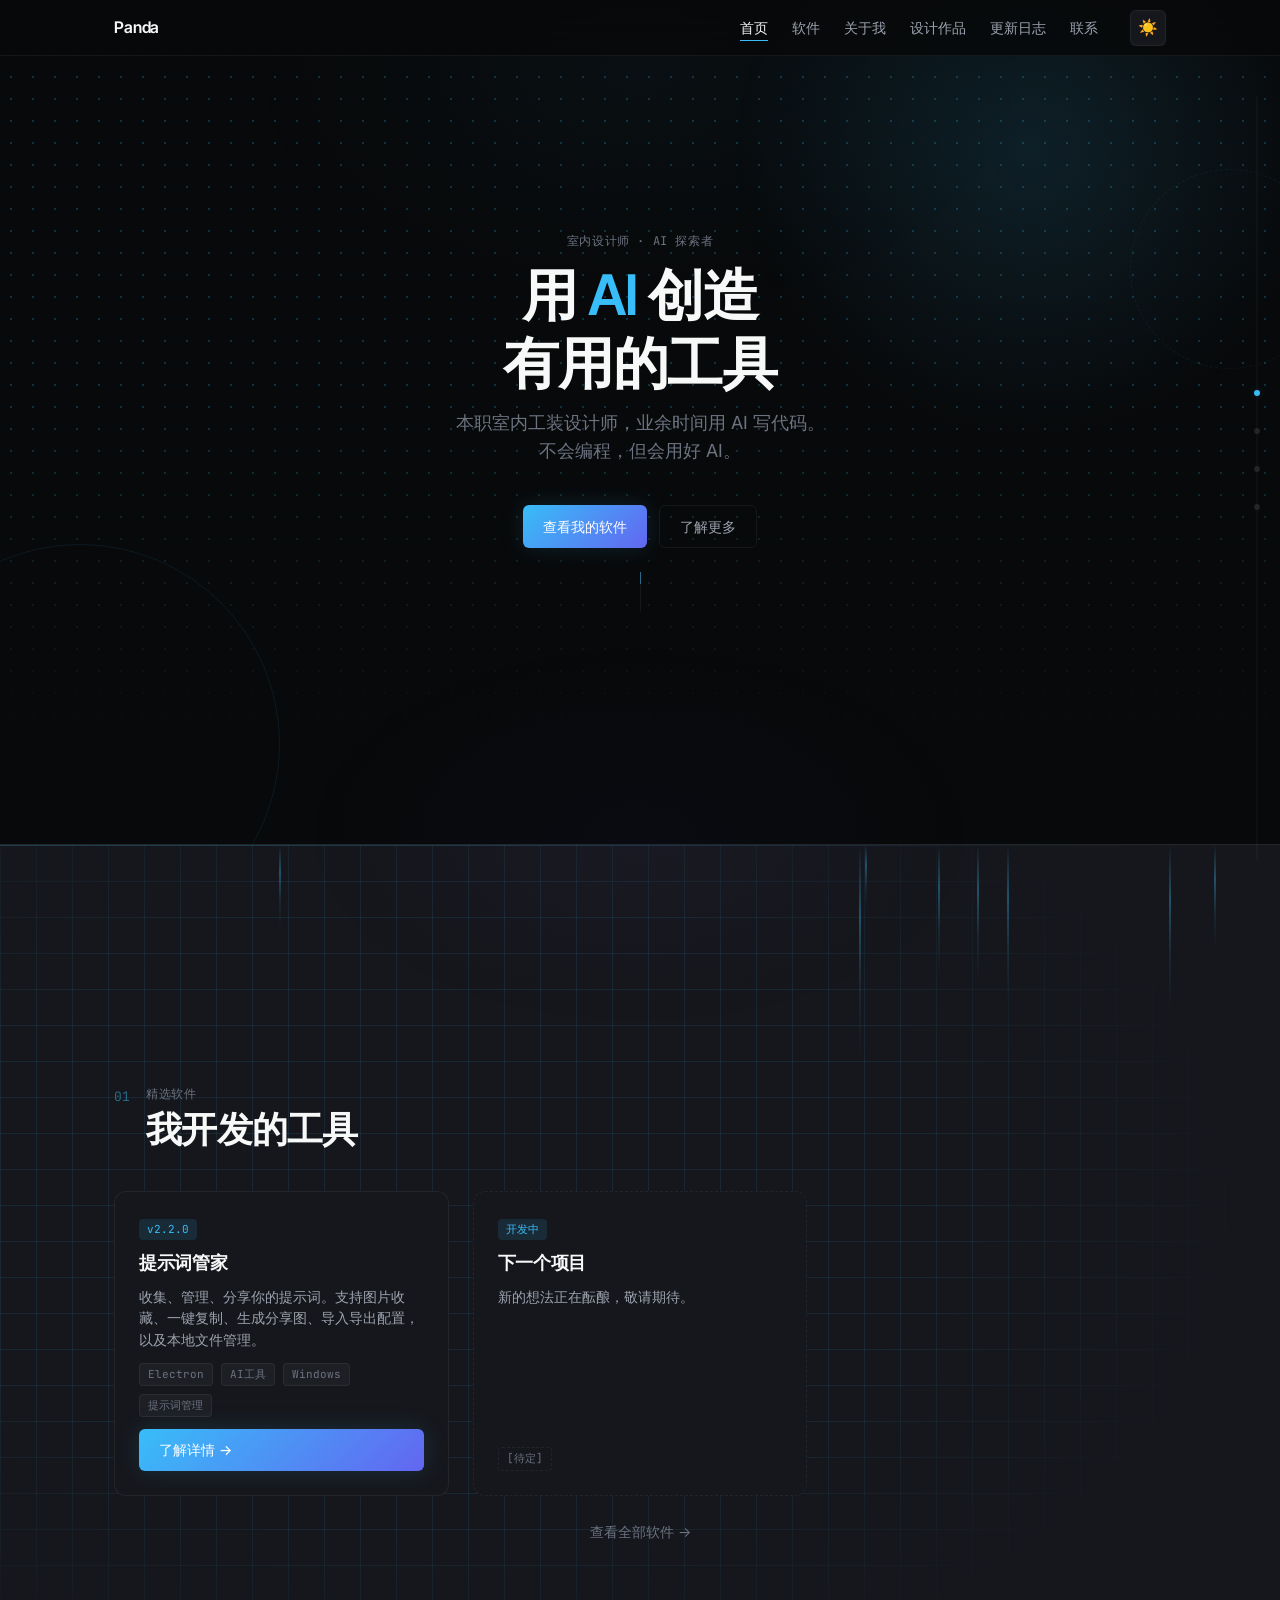
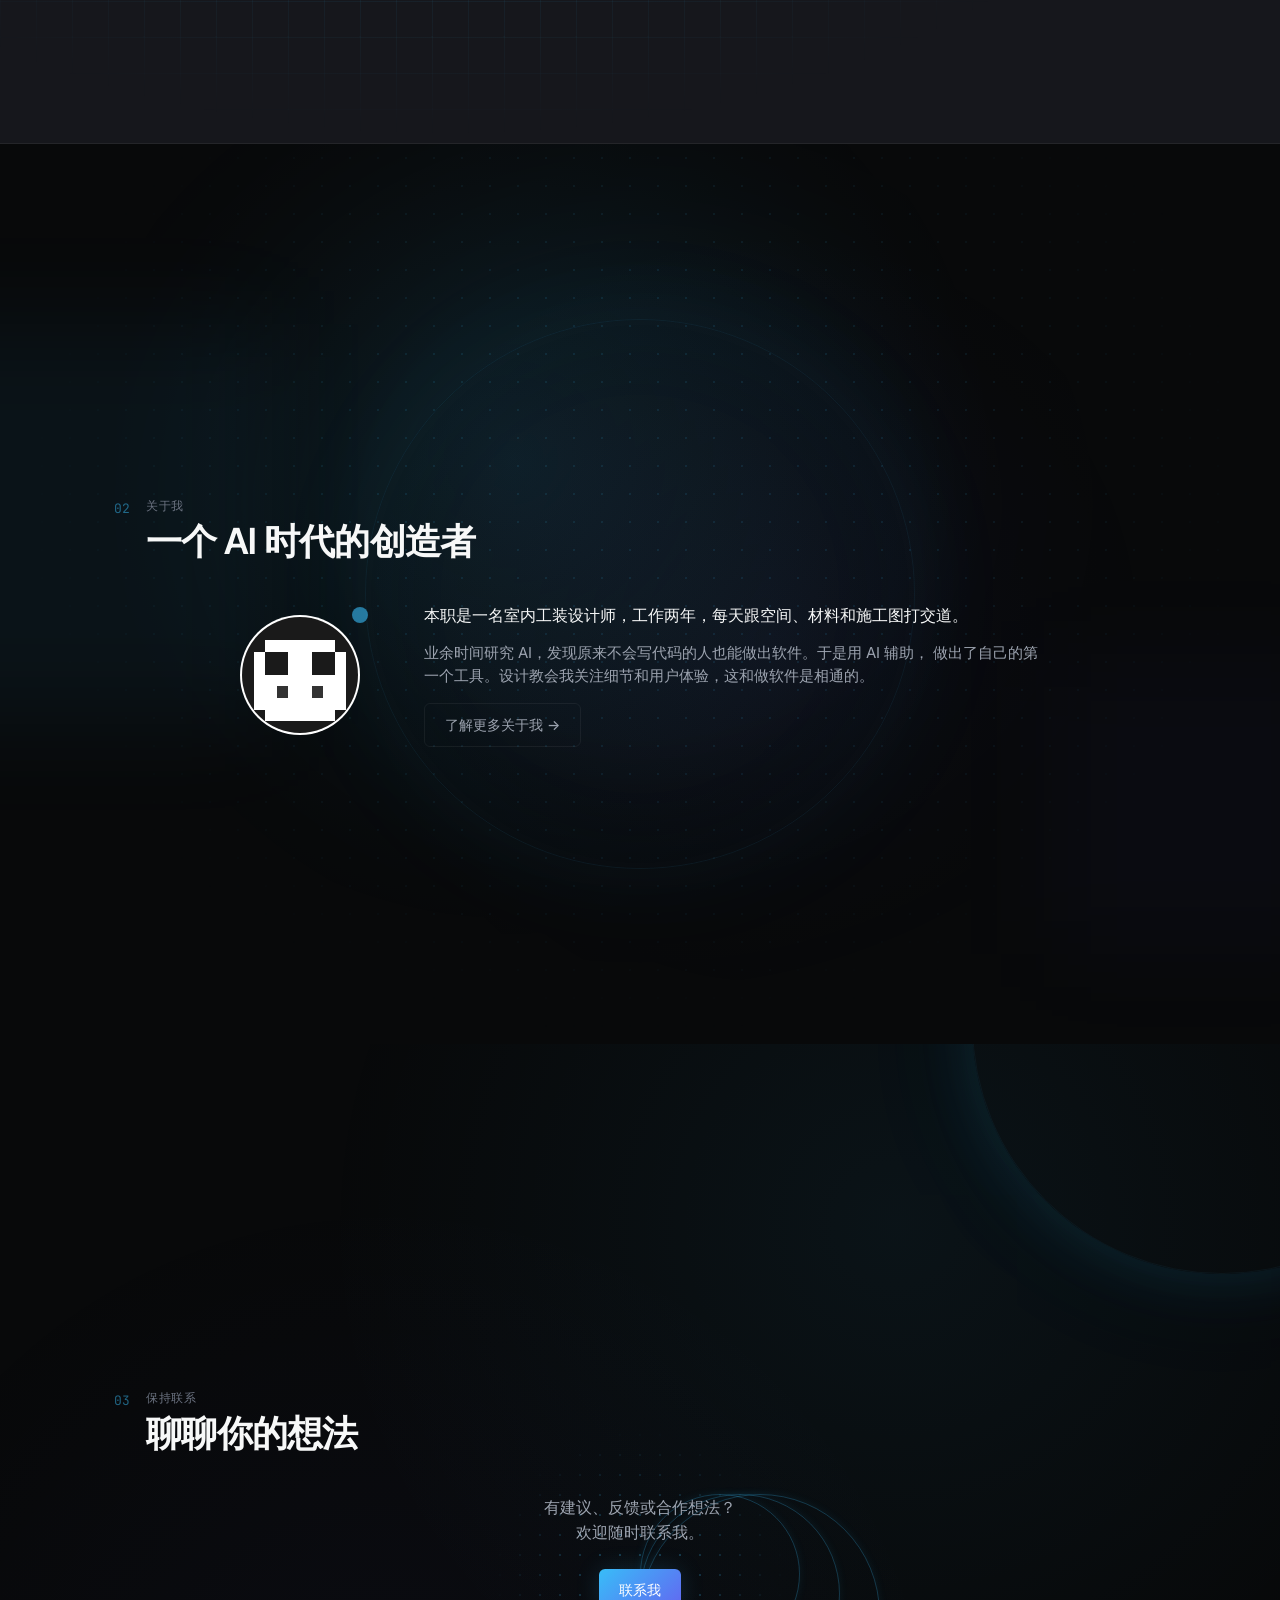
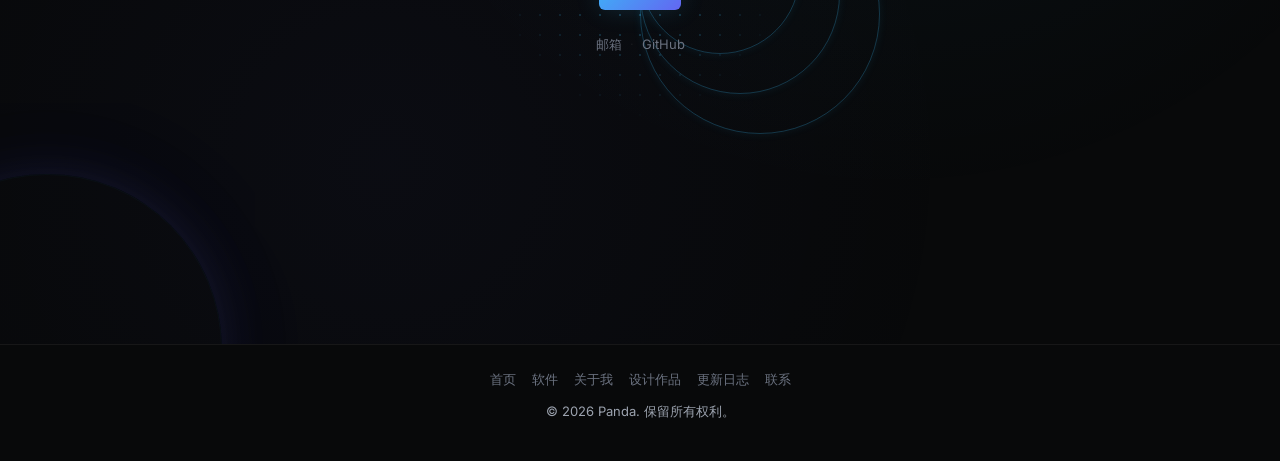
<file: index.html>
<!DOCTYPE html>
<html lang="zh-CN" data-theme="dark">
<head>
  <meta charset="UTF-8">
  <meta name="viewport" content="width=device-width, initial-scale=1.0">
  <meta name="description" content="独立开发者 - AI 工具创造者">
  <title>独立开发者 · AI 工具创造者</title>

  <link rel="preconnect" href="https://fonts.googleapis.com">
  <link rel="preconnect" href="https://fonts.gstatic.com" crossorigin>
  <link href="https://fonts.googleapis.com/css2?family=Inter+Tight:wght@600;700&family=Inter:wght@400;500&family=JetBrains+Mono:wght@400;500&display=swap" rel="stylesheet">

  <link rel="stylesheet" href="assets/css/style.css">
</head>
<body>

  <!-- ========== 导航栏 ========== -->
  <nav class="nav" role="navigation">
    <div class="nav-inner">
      <a href="index.html" class="nav-brand">Panda</a>
      <button class="nav-toggle" id="nav-toggle" aria-label="菜单">☰</button>
      <ul class="nav-links" id="nav-links">
        <li><a href="index.html">首页</a></li>
        <li><a href="software.html">软件</a></li>
        <li><a href="about.html">关于我</a></li>
        <li><a href="portfolio.html">设计作品</a></li>
        <li><a href="changelog.html">更新日志</a></li>
        <li><a href="contact.html">联系</a></li>
        <li><button class="theme-toggle" id="theme-toggle" aria-label="切换主题"><span id="theme-icon">☀️</span></button></li>
      </ul>
    </div>
  </nav>

  <!-- ========== Hero ========== -->
  <section class="hero screen" id="hero">
    <!-- 漂浮粒子 -->
    <div class="floating-particles" id="hero-particles"></div>
    <!-- 装饰圆环 -->
    <div class="hero-deco hero-deco-1"></div>
    <div class="hero-deco hero-deco-2"></div>
    <div class="container">
      <p class="section-label">室内设计师 · AI 探索者</p>
      <h1>用 <span class="accent">AI</span> 创造<br>有用的工具</h1>
      <p class="subtitle">本职室内工装设计师，业余时间用 AI 写代码。<br>不会编程，但会用好 AI。</p>
      <div class="hero-actions">
        <a href="software.html" class="btn btn-primary">查看我的软件</a>
        <a href="about.html" class="btn btn-secondary">了解更多</a>
      </div>

      <!-- 向下滚动提示 -->
      <div class="scroll-hint">
        <span></span>
      </div>
    </div>
  </section>

  <!-- ========== 软件板块（全宽背景带） ========== -->
  <section class="screen section-dark" id="section-software">
    <div class="floating-particles" id="software-particles"></div>
    <div class="container">
      <div class="section-head">
        <span class="section-num">01</span>
        <div>
          <p class="section-label">精选软件</p>
          <h2>我开发的工具</h2>
        </div>
      </div>

      <div class="software-grid">

        <!-- 提示词管家 -->
        <article class="software-card">
          <div class="software-card-top">
            <span class="version">v2.2.0</span>
          </div>
          <h3>提示词管家</h3>
          <p>收集、管理、分享你的提示词。支持图片收藏、一键复制、生成分享图、导入导出配置，以及本地文件管理。</p>
          <div class="tags">
            <span class="tag">Electron</span>
            <span class="tag">AI工具</span>
            <span class="tag">Windows</span>
            <span class="tag">提示词管理</span>
          </div>
          <a href="software-detail.html" class="btn btn-primary">了解详情 →</a>
        </article>

        <!-- 未来软件 -->
        <article class="software-card software-card-ghost">
          <div class="software-card-top">
            <span class="version version-muted">开发中</span>
          </div>
          <h3>下一个项目</h3>
          <p>新的想法正在酝酿，敬请期待。</p>
          <div class="tags">
            <span class="tag tag-muted">[待定]</span>
          </div>
        </article>

      </div>

      <p class="section-more">
        <a href="software.html">查看全部软件 →</a>
      </p>
    </div>
  </section>

  <!-- ========== 关于我 板块 ========== -->
  <section class="screen" id="section-about">
    <div class="morph-blob" style="width:400px;height:400px;top:20%;left:-10%;"></div>
    <div class="morph-blob" style="width:300px;height:300px;bottom:10%;right:-5%;animation-delay:-6s;background:rgba(99,102,241,0.03);"></div>
    <div class="floating-particles" id="about-particles"></div>
    <div class="container">
      <div class="section-head">
        <span class="section-num">02</span>
        <div>
          <p class="section-label">关于我</p>
          <h2>一个 AI 时代的创造者</h2>
        </div>
      </div>

      <div class="about-preview">
        <div class="about-preview-visual">
          <div class="avatar-placeholder" style="background:#fff;">
            <div class="pixel-panda">
              <!-- R0: 耳朵 -->
              <span class="pp-w"></span><span class="pp-w"></span><span class="pp-b"></span><span class="pp-b"></span><span class="pp-b"></span><span class="pp-b"></span><span class="pp-b"></span><span class="pp-b"></span><span class="pp-w"></span><span class="pp-w"></span>
              <!-- R1: 头顶 -->
              <span class="pp-w"></span><span class="pp-b"></span><span class="pp-b"></span><span class="pp-b"></span><span class="pp-b"></span><span class="pp-b"></span><span class="pp-b"></span><span class="pp-b"></span><span class="pp-b"></span><span class="pp-w"></span>
              <!-- R2: 额头 -->
              <span class="pp-b"></span><span class="pp-b"></span><span class="pp-w"></span><span class="pp-w"></span><span class="pp-w"></span><span class="pp-w"></span><span class="pp-w"></span><span class="pp-w"></span><span class="pp-b"></span><span class="pp-b"></span>
              <!-- R3: 眼圈上部 -->
              <span class="pp-b"></span><span class="pp-w"></span><span class="pp-b"></span><span class="pp-b"></span><span class="pp-w"></span><span class="pp-w"></span><span class="pp-b"></span><span class="pp-b"></span><span class="pp-w"></span><span class="pp-b"></span>
              <!-- R4: 眼圈中部 -->
              <span class="pp-b"></span><span class="pp-w"></span><span class="pp-b"></span><span class="pp-b"></span><span class="pp-w"></span><span class="pp-w"></span><span class="pp-b"></span><span class="pp-b"></span><span class="pp-w"></span><span class="pp-b"></span>
              <!-- R5: 鼻梁 -->
              <span class="pp-b"></span><span class="pp-w"></span><span class="pp-w"></span><span class="pp-w"></span><span class="pp-w"></span><span class="pp-w"></span><span class="pp-w"></span><span class="pp-w"></span><span class="pp-w"></span><span class="pp-b"></span>
              <!-- R6: 鼻子 -->
              <span class="pp-b"></span><span class="pp-w"></span><span class="pp-w"></span><span class="pp-n"></span><span class="pp-w"></span><span class="pp-w"></span><span class="pp-n"></span><span class="pp-w"></span><span class="pp-w"></span><span class="pp-b"></span>
              <!-- R7: 嘴巴区域 -->
              <span class="pp-b"></span><span class="pp-w"></span><span class="pp-w"></span><span class="pp-w"></span><span class="pp-w"></span><span class="pp-w"></span><span class="pp-w"></span><span class="pp-w"></span><span class="pp-w"></span><span class="pp-b"></span>
              <!-- R8: 下巴 -->
              <span class="pp-b"></span><span class="pp-b"></span><span class="pp-w"></span><span class="pp-w"></span><span class="pp-w"></span><span class="pp-w"></span><span class="pp-w"></span><span class="pp-w"></span><span class="pp-b"></span><span class="pp-b"></span>
              <!-- R9: 下边缘 -->
              <span class="pp-w"></span><span class="pp-b"></span><span class="pp-b"></span><span class="pp-b"></span><span class="pp-b"></span><span class="pp-b"></span><span class="pp-b"></span><span class="pp-b"></span><span class="pp-b"></span><span class="pp-w"></span>
            </div>
          </div>
          <div class="about-accent-dot"></div>
        </div>
        <div class="about-preview-text">
          <p class="about-lead">
            本职是一名室内工装设计师，工作两年，每天跟空间、材料和施工图打交道。
          </p>
          <p>
            业余时间研究 AI，发现原来不会写代码的人也能做出软件。于是用 AI 辅助，
            做出了自己的第一个工具。设计教会我关注细节和用户体验，这和做软件是相通的。
          </p>
          <a href="about.html" class="btn btn-secondary">了解更多关于我 →</a>
        </div>
      </div>
    </div>
  </section>

  <!-- ========== 联系板块 ========== -->
  <section class="screen" id="section-contact">
    <div class="ripple-ring" style="animation-delay:0s;"></div>
    <div class="ripple-ring" style="animation-delay:1.3s;width:160px;height:160px;"></div>
    <div class="ripple-ring" style="animation-delay:2.6s;width:240px;height:240px;"></div>
    <div class="floating-particles" id="contact-particles"></div>
    <div class="container">
      <div class="section-head">
        <span class="section-num">03</span>
        <div>
          <p class="section-label">保持联系</p>
          <h2>聊聊你的想法</h2>
        </div>
      </div>

      <div class="contact-cta">
        <p>有建议、反馈或合作想法？<br>欢迎随时联系我。</p>
        <a href="contact.html" class="btn btn-primary">联系我</a>
        <div class="contact-links">
          <a href="mailto:2505373866@qq.com#50;2505373866@qq.com#53;2505373866@qq.com#48;2505373866@qq.com#53;2505373866@qq.com#51;2505373866@qq.com#55;2505373866@qq.com#51;2505373866@qq.com#56;2505373866@qq.com#54;2505373866@qq.com#54;2505373866@qq.com#64;2505373866@qq.com#113;2505373866@qq.com#113;2505373866@qq.com#46;2505373866@qq.com#99;2505373866@qq.com#111;2505373866@qq.com#109;">邮箱</a>
          <span class="contact-sep">·</span>
          <a href="https://github.com/PAN-AI-Studio" target="_blank" rel="noopener">GitHub</a>
        </div>
      </div>
    </div>
  </section>

  <!-- ========== 侧边目录导航 ========== -->
  <nav class="side-toc" id="side-toc" aria-label="页面目录">
    <div class="side-toc-dot active" data-label="首页" data-target="hero"></div>
    <div class="side-toc-dot" data-label="软件" data-target="section-software"></div>
    <div class="side-toc-dot" data-label="关于" data-target="section-about"></div>
    <div class="side-toc-dot" data-label="联系" data-target="section-contact"></div>
  </nav>

  <!-- ========== 页脚 ========== -->
  <footer class="footer">
    <div class="container">
      <div class="footer-links">
        <a href="index.html">首页</a>
        <a href="software.html">软件</a>
        <a href="about.html">关于我</a>
        <a href="portfolio.html">设计作品</a>
        <a href="changelog.html">更新日志</a>
        <a href="contact.html">联系</a>
      </div>
      <p>&copy; 2026 Panda. 保留所有权利。</p>
    </div>
  </footer>

  <script src="assets/js/main.js"></script>
</body>
</html>
</file>
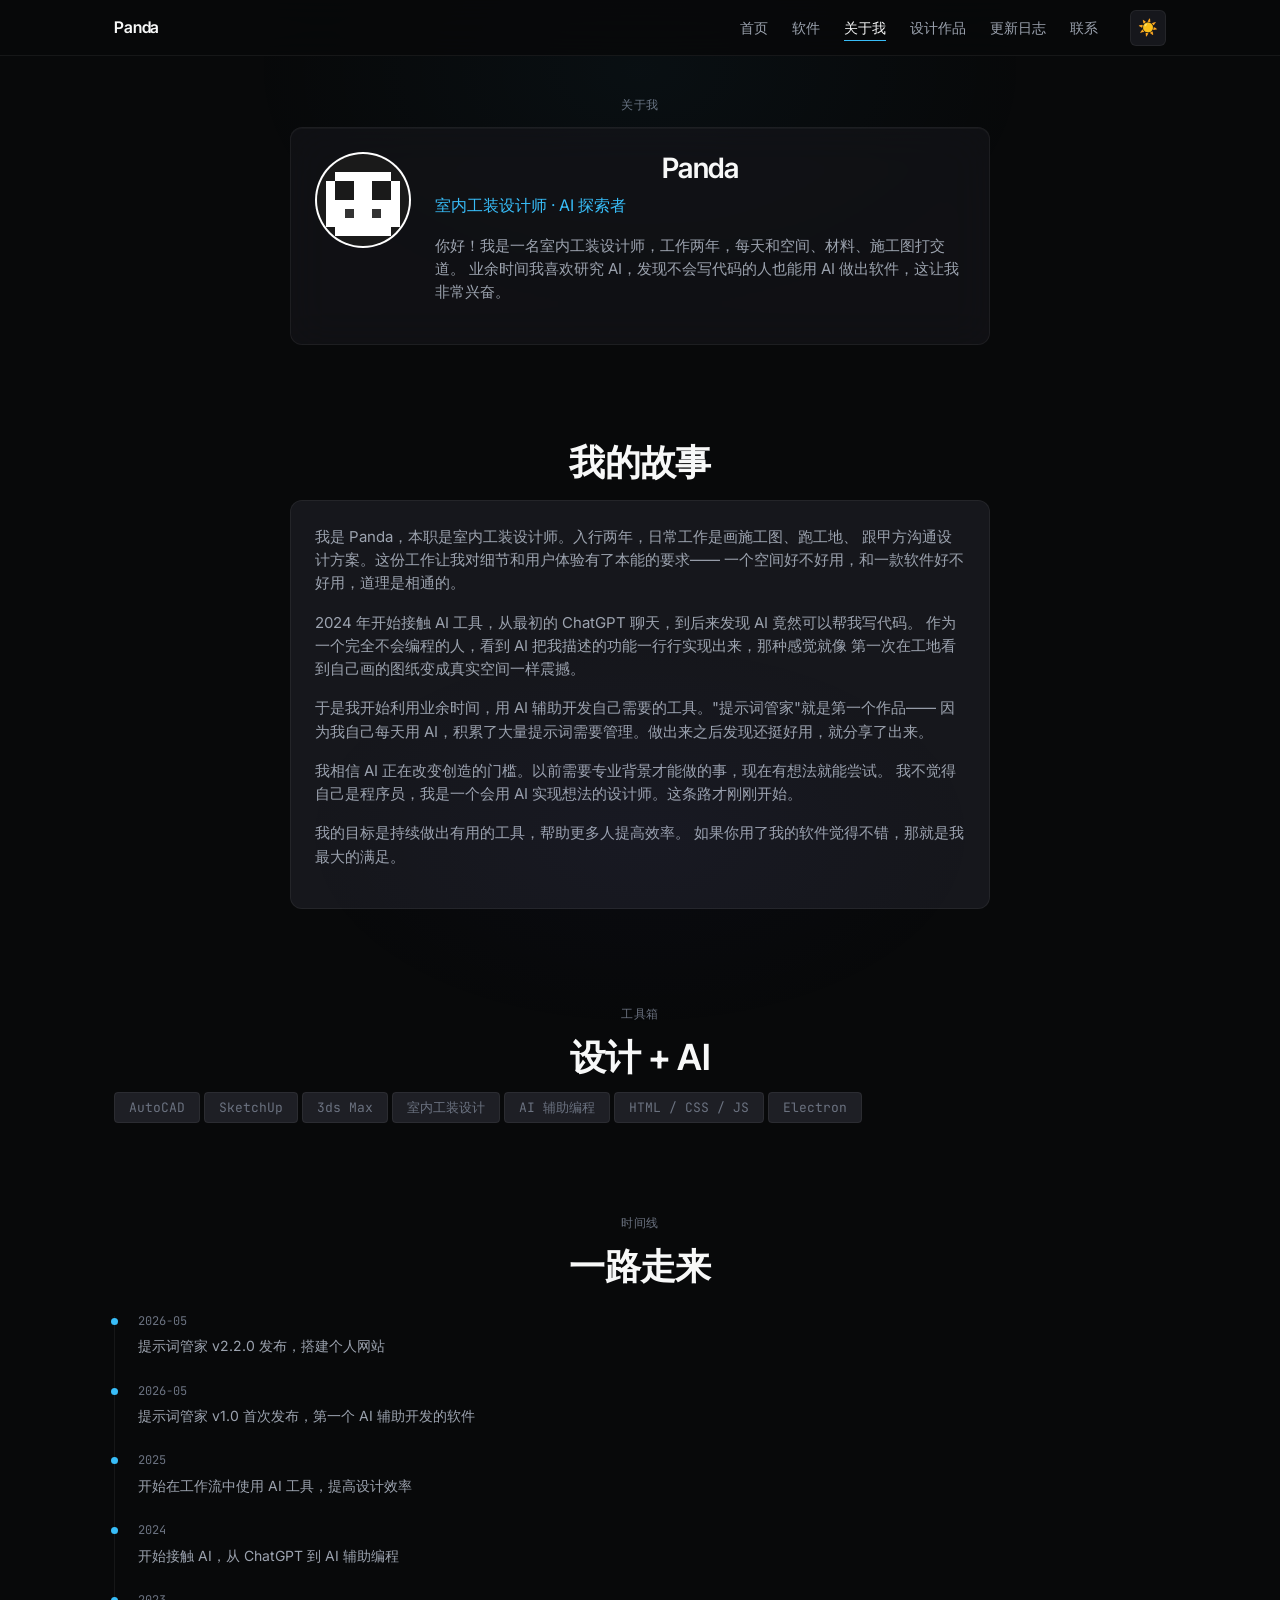
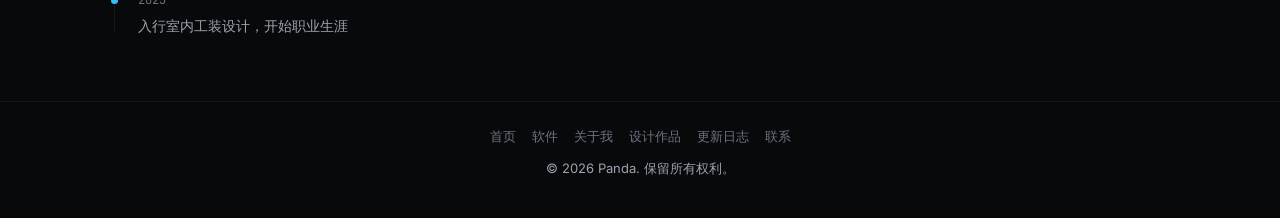
<file: about.html>
<!DOCTYPE html>
<html lang="zh-CN" data-theme="dark">
<head>
  <meta charset="UTF-8">
  <meta name="viewport" content="width=device-width, initial-scale=1.0">
  <meta name="description" content="关于我 - 独立开发者">
  <title>关于我 · 独立开发者</title>
  <link rel="preconnect" href="https://fonts.googleapis.com">
  <link rel="preconnect" href="https://fonts.gstatic.com" crossorigin>
  <link href="https://fonts.googleapis.com/css2?family=Inter+Tight:wght@600;700&family=Inter:wght@400;500&family=JetBrains+Mono:wght@400;500&display=swap" rel="stylesheet">
  <link rel="stylesheet" href="assets/css/style.css">
</head>
<body>

  <nav class="nav" role="navigation">
    <div class="nav-inner">
      <a href="index.html" class="nav-brand">Panda</a>
      <button class="nav-toggle" id="nav-toggle" aria-label="菜单">☰</button>
      <ul class="nav-links" id="nav-links">
        <li><a href="index.html">首页</a></li>
        <li><a href="software.html">软件</a></li>
        <li><a href="about.html">关于我</a></li>
        <li><a href="portfolio.html">设计作品</a></li>
        <li><a href="changelog.html">更新日志</a></li>
        <li><a href="contact.html">联系</a></li>
        <li><button class="theme-toggle" id="theme-toggle" aria-label="切换主题"><span id="theme-icon">☀️</span></button></li>
      </ul>
    </div>
  </nav>

  <main class="page">
    <div class="container">

      <p class="section-label">关于我</p>

      <!-- 个人介绍 -->
      <section class="section">
        <div class="card-glass card-center" style="max-width: 700px;">
          <div style="display: flex; align-items: flex-start; gap: var(--space-5); flex-wrap: wrap;">
            <!-- 像素熊猫头像 -->
            <div class="avatar-placeholder" style="width:96px;height:96px;flex-shrink:0;background:#fff;">
              <div class="pixel-panda">
                <span class="pp-w"></span><span class="pp-w"></span><span class="pp-b"></span><span class="pp-b"></span><span class="pp-b"></span><span class="pp-b"></span><span class="pp-b"></span><span class="pp-b"></span><span class="pp-w"></span><span class="pp-w"></span>
                <span class="pp-w"></span><span class="pp-b"></span><span class="pp-b"></span><span class="pp-b"></span><span class="pp-b"></span><span class="pp-b"></span><span class="pp-b"></span><span class="pp-b"></span><span class="pp-b"></span><span class="pp-w"></span>
                <span class="pp-b"></span><span class="pp-b"></span><span class="pp-w"></span><span class="pp-w"></span><span class="pp-w"></span><span class="pp-w"></span><span class="pp-w"></span><span class="pp-w"></span><span class="pp-b"></span><span class="pp-b"></span>
                <span class="pp-b"></span><span class="pp-w"></span><span class="pp-b"></span><span class="pp-b"></span><span class="pp-w"></span><span class="pp-w"></span><span class="pp-b"></span><span class="pp-b"></span><span class="pp-w"></span><span class="pp-b"></span>
                <span class="pp-b"></span><span class="pp-w"></span><span class="pp-b"></span><span class="pp-b"></span><span class="pp-w"></span><span class="pp-w"></span><span class="pp-b"></span><span class="pp-b"></span><span class="pp-w"></span><span class="pp-b"></span>
                <span class="pp-b"></span><span class="pp-w"></span><span class="pp-w"></span><span class="pp-w"></span><span class="pp-w"></span><span class="pp-w"></span><span class="pp-w"></span><span class="pp-w"></span><span class="pp-w"></span><span class="pp-b"></span>
                <span class="pp-b"></span><span class="pp-w"></span><span class="pp-w"></span><span class="pp-n"></span><span class="pp-w"></span><span class="pp-w"></span><span class="pp-n"></span><span class="pp-w"></span><span class="pp-w"></span><span class="pp-b"></span>
                <span class="pp-b"></span><span class="pp-w"></span><span class="pp-w"></span><span class="pp-w"></span><span class="pp-w"></span><span class="pp-w"></span><span class="pp-w"></span><span class="pp-w"></span><span class="pp-w"></span><span class="pp-b"></span>
                <span class="pp-b"></span><span class="pp-b"></span><span class="pp-w"></span><span class="pp-w"></span><span class="pp-w"></span><span class="pp-w"></span><span class="pp-w"></span><span class="pp-w"></span><span class="pp-b"></span><span class="pp-b"></span>
                <span class="pp-w"></span><span class="pp-b"></span><span class="pp-b"></span><span class="pp-b"></span><span class="pp-b"></span><span class="pp-b"></span><span class="pp-b"></span><span class="pp-b"></span><span class="pp-b"></span><span class="pp-w"></span>
              </div>
            </div>
            <div style="flex: 1; min-width: 200px;">
              <h1 style="font-size: 28px; margin-bottom: var(--space-2);">Panda</h1>
              <p style="font-size: 16px; color: var(--accent); margin-bottom: var(--space-4);">室内工装设计师 · AI 探索者</p>
              <p>
                你好！我是一名室内工装设计师，工作两年，每天和空间、材料、施工图打交道。
                业余时间我喜欢研究 AI，发现不会写代码的人也能用 AI 做出软件，这让我非常兴奋。
              </p>
            </div>
          </div>
        </div>
      </section>

      <!-- 我的故事 -->
      <section class="section">
        <h2 style="margin-bottom: var(--space-4);">我的故事</h2>
        <div class="card card-center" style="max-width: 700px;">
          <p>
            我是 Panda，本职是室内工装设计师。入行两年，日常工作是画施工图、跑工地、
            跟甲方沟通设计方案。这份工作让我对细节和用户体验有了本能的要求——
            一个空间好不好用，和一款软件好不好用，道理是相通的。
          </p>
          <p>
            2024 年开始接触 AI 工具，从最初的 ChatGPT 聊天，到后来发现 AI 竟然可以帮我写代码。
            作为一个完全不会编程的人，看到 AI 把我描述的功能一行行实现出来，那种感觉就像
            第一次在工地看到自己画的图纸变成真实空间一样震撼。
          </p>
          <p>
            于是我开始利用业余时间，用 AI 辅助开发自己需要的工具。"提示词管家"就是第一个作品——
            因为我自己每天用 AI，积累了大量提示词需要管理。做出来之后发现还挺好用，就分享了出来。
          </p>
          <p>
            我相信 AI 正在改变创造的门槛。以前需要专业背景才能做的事，现在有想法就能尝试。
            我不觉得自己是程序员，我是一个会用 AI 实现想法的设计师。这条路才刚刚开始。
          </p>
          </p>
          <p>
            我的目标是持续做出有用的工具，帮助更多人提高效率。
            如果你用了我的软件觉得不错，那就是我最大的满足。
          </p>
        </div>
      </section>

      <!-- 技术栈 -->
      <section class="section">
        <p class="section-label">工具箱</p>
        <h2 style="margin-bottom: var(--space-4);">设计 + AI</h2>
        <div class="tags" style="gap: var(--space-3);">
          <span class="tag" style="font-size: 13px; padding: 6px 14px;">AutoCAD</span>
          <span class="tag" style="font-size: 13px; padding: 6px 14px;">SketchUp</span>
          <span class="tag" style="font-size: 13px; padding: 6px 14px;">3ds Max</span>
          <span class="tag" style="font-size: 13px; padding: 6px 14px;">室内工装设计</span>
          <span class="tag" style="font-size: 13px; padding: 6px 14px;">AI 辅助编程</span>
          <span class="tag" style="font-size: 13px; padding: 6px 14px;">HTML / CSS / JS</span>
          <span class="tag" style="font-size: 13px; padding: 6px 14px;">Electron</span>
        </div>
      </section>

      <!-- 时间线 -->
      <section class="section">
        <p class="section-label">时间线</p>
        <h2 style="margin-bottom: var(--space-5);">一路走来</h2>
        <div class="timeline">
          <div class="timeline-item">
            <span class="date">2026-05</span>
            <span style="color: var(--text-secondary); font-size: 14px;">提示词管家 v2.2.0 发布，搭建个人网站</span>
          </div>
          <div class="timeline-item">
            <span class="date">2026-05</span>
            <span style="color: var(--text-secondary); font-size: 14px;">提示词管家 v1.0 首次发布，第一个 AI 辅助开发的软件</span>
          </div>
          <div class="timeline-item">
            <span class="date">2025</span>
            <span style="color: var(--text-secondary); font-size: 14px;">开始在工作流中使用 AI 工具，提高设计效率</span>
          </div>
          <div class="timeline-item">
            <span class="date">2024</span>
            <span style="color: var(--text-secondary); font-size: 14px;">开始接触 AI，从 ChatGPT 到 AI 辅助编程</span>
          </div>
          <div class="timeline-item">
            <span class="date">2023</span>
            <span style="color: var(--text-secondary); font-size: 14px;">入行室内工装设计，开始职业生涯</span>
          </div>
        </div>
      </section>

    </div>
  </main>

  <footer class="footer">
    <div class="container">
      <div class="footer-links">
        <a href="index.html">首页</a>
        <a href="software.html">软件</a>
        <a href="about.html">关于我</a>
        <a href="portfolio.html">设计作品</a>
        <a href="changelog.html">更新日志</a>
        <a href="contact.html">联系</a>
      </div>
      <p>&copy; 2026 Panda. 保留所有权利。</p>
    </div>
  </footer>

  <script src="assets/js/main.js"></script>
</body>
</html>
</file>
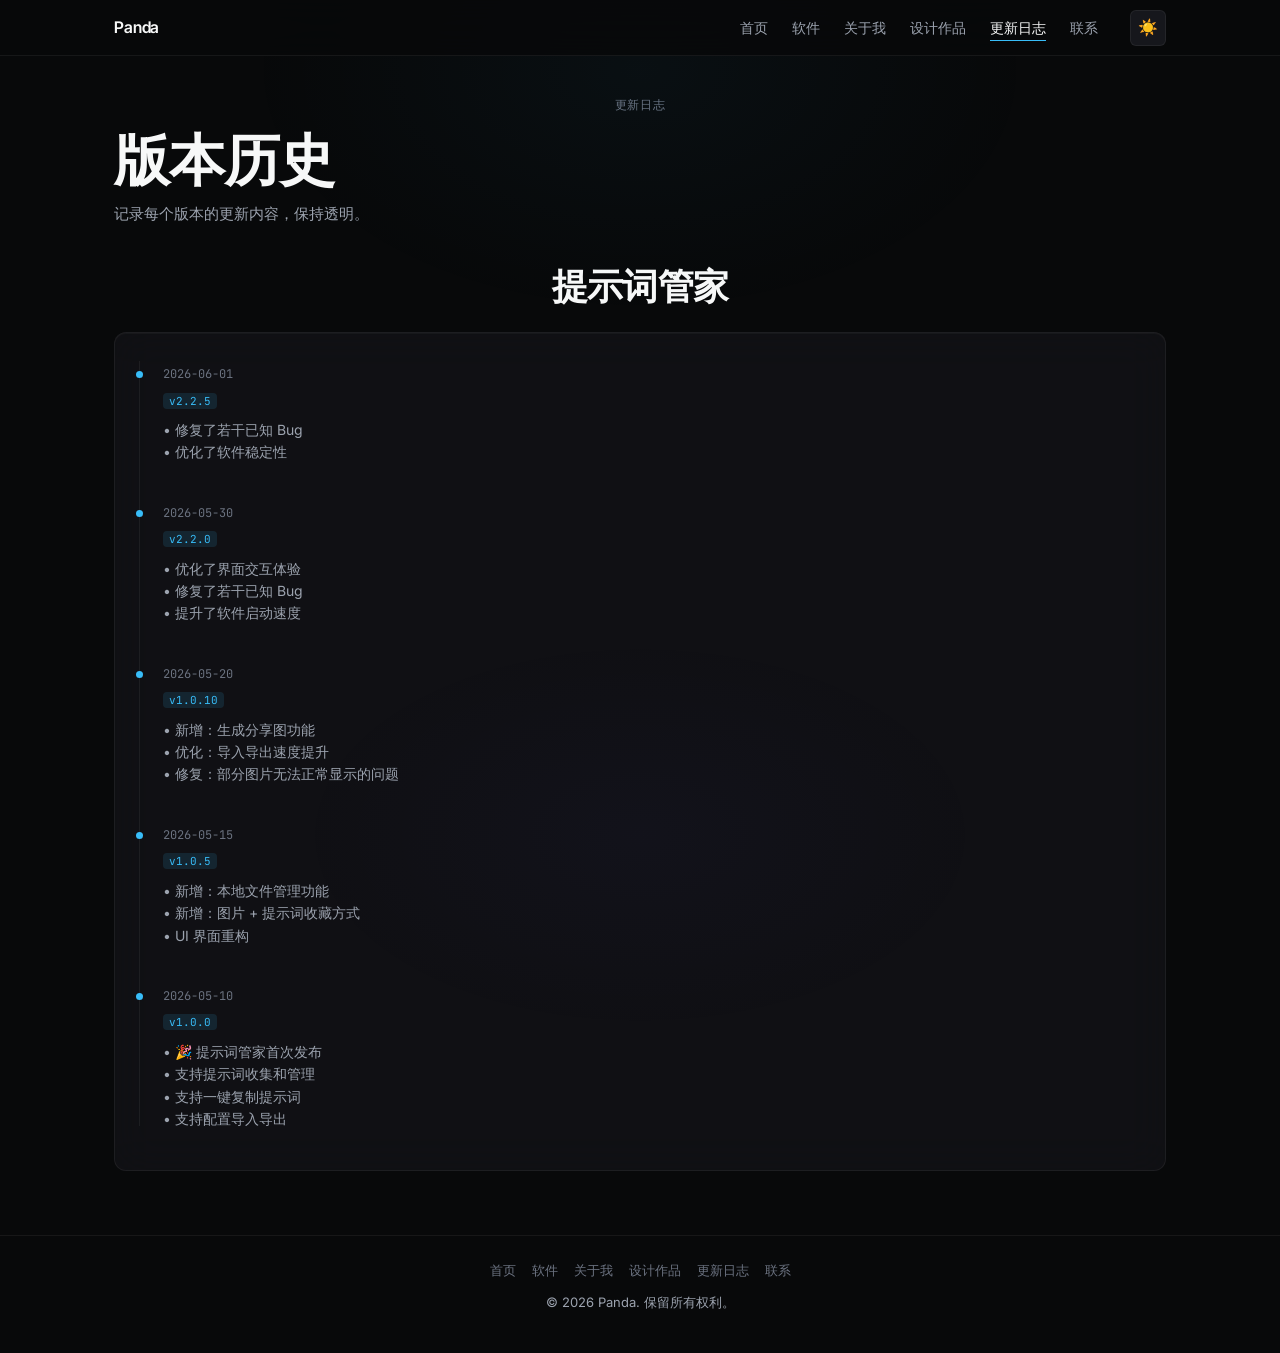
<file: changelog.html>
<!DOCTYPE html>
<html lang="zh-CN" data-theme="dark">
<head>
  <meta charset="UTF-8">
  <meta name="viewport" content="width=device-width, initial-scale=1.0">
  <meta name="description" content="更新日志">
  <title>更新日志 · 独立开发者</title>
  <link rel="preconnect" href="https://fonts.googleapis.com">
  <link rel="preconnect" href="https://fonts.gstatic.com" crossorigin>
  <link href="https://fonts.googleapis.com/css2?family=Inter+Tight:wght@600;700&family=Inter:wght@400;500&family=JetBrains+Mono:wght@400;500&display=swap" rel="stylesheet">
  <link rel="stylesheet" href="assets/css/style.css">
</head>
<body>

  <nav class="nav" role="navigation">
    <div class="nav-inner">
      <a href="index.html" class="nav-brand">Panda</a>
      <button class="nav-toggle" id="nav-toggle" aria-label="菜单">☰</button>
      <ul class="nav-links" id="nav-links">
        <li><a href="index.html">首页</a></li>
        <li><a href="software.html">软件</a></li>
        <li><a href="about.html">关于我</a></li>
        <li><a href="portfolio.html">设计作品</a></li>
        <li><a href="changelog.html">更新日志</a></li>
        <li><a href="contact.html">联系</a></li>
        <li><button class="theme-toggle" id="theme-toggle" aria-label="切换主题"><span id="theme-icon">☀️</span></button></li>
      </ul>
    </div>
  </nav>

  <main class="page">
    <div class="container">

      <p class="section-label">更新日志</p>
      <h1 style="margin-bottom: var(--space-2);">版本历史</h1>
      <p style="margin-bottom: var(--space-6);">记录每个版本的更新内容，保持透明。</p>

      <!-- 提示词管家 -->
      <section class="section">
        <h2 style="margin-bottom: var(--space-5);">提示词管家</h2>
        <div class="card-glass">
          <div class="timeline" style="padding-top: var(--space-2);">

            <div class="timeline-item">
              <span class="date">2026-06-01</span>
              <span class="version-tag">v2.2.5</span>
              <div style="margin-top: var(--space-2); color: var(--text-secondary); font-size: 14px; line-height: 1.6;">
                <p>• 修复了若干已知 Bug<br>
                • 优化了软件稳定性</p>
              </div>
            </div>

            <div class="timeline-item">
              <span class="date">2026-05-30</span>
              <span class="version-tag">v2.2.0</span>
              <div style="margin-top: var(--space-2); color: var(--text-secondary); font-size: 14px; line-height: 1.6;">
                <p>• 优化了界面交互体验<br>
                • 修复了若干已知 Bug<br>
                • 提升了软件启动速度</p>
              </div>
            </div>

            <div class="timeline-item">
              <span class="date">2026-05-20</span>
              <span class="version-tag">v1.0.10</span>
              <div style="margin-top: var(--space-2); color: var(--text-secondary); font-size: 14px; line-height: 1.6;">
                <p>• 新增：生成分享图功能<br>
                • 优化：导入导出速度提升<br>
                • 修复：部分图片无法正常显示的问题</p>
              </div>
            </div>

            <div class="timeline-item">
              <span class="date">2026-05-15</span>
              <span class="version-tag">v1.0.5</span>
              <div style="margin-top: var(--space-2); color: var(--text-secondary); font-size: 14px; line-height: 1.6;">
                <p>• 新增：本地文件管理功能<br>
                • 新增：图片 + 提示词收藏方式<br>
                • UI 界面重构</p>
              </div>
            </div>

            <div class="timeline-item">
              <span class="date">2026-05-10</span>
              <span class="version-tag">v1.0.0</span>
              <div style="margin-top: var(--space-2); color: var(--text-secondary); font-size: 14px; line-height: 1.6;">
                <p>• 🎉 提示词管家首次发布<br>
                • 支持提示词收集和管理<br>
                • 支持一键复制提示词<br>
                • 支持配置导入导出</p>
              </div>
            </div>

          </div>
        </div>
      </section>

    </div>
  </main>

  <footer class="footer">
    <div class="container">
      <div class="footer-links">
        <a href="index.html">首页</a>
        <a href="software.html">软件</a>
        <a href="about.html">关于我</a>
        <a href="portfolio.html">设计作品</a>
        <a href="changelog.html">更新日志</a>
        <a href="contact.html">联系</a>
      </div>
      <p>&copy; 2026 Panda. 保留所有权利。</p>
    </div>
  </footer>

  <script src="assets/js/main.js"></script>
</body>
</html>
</file>
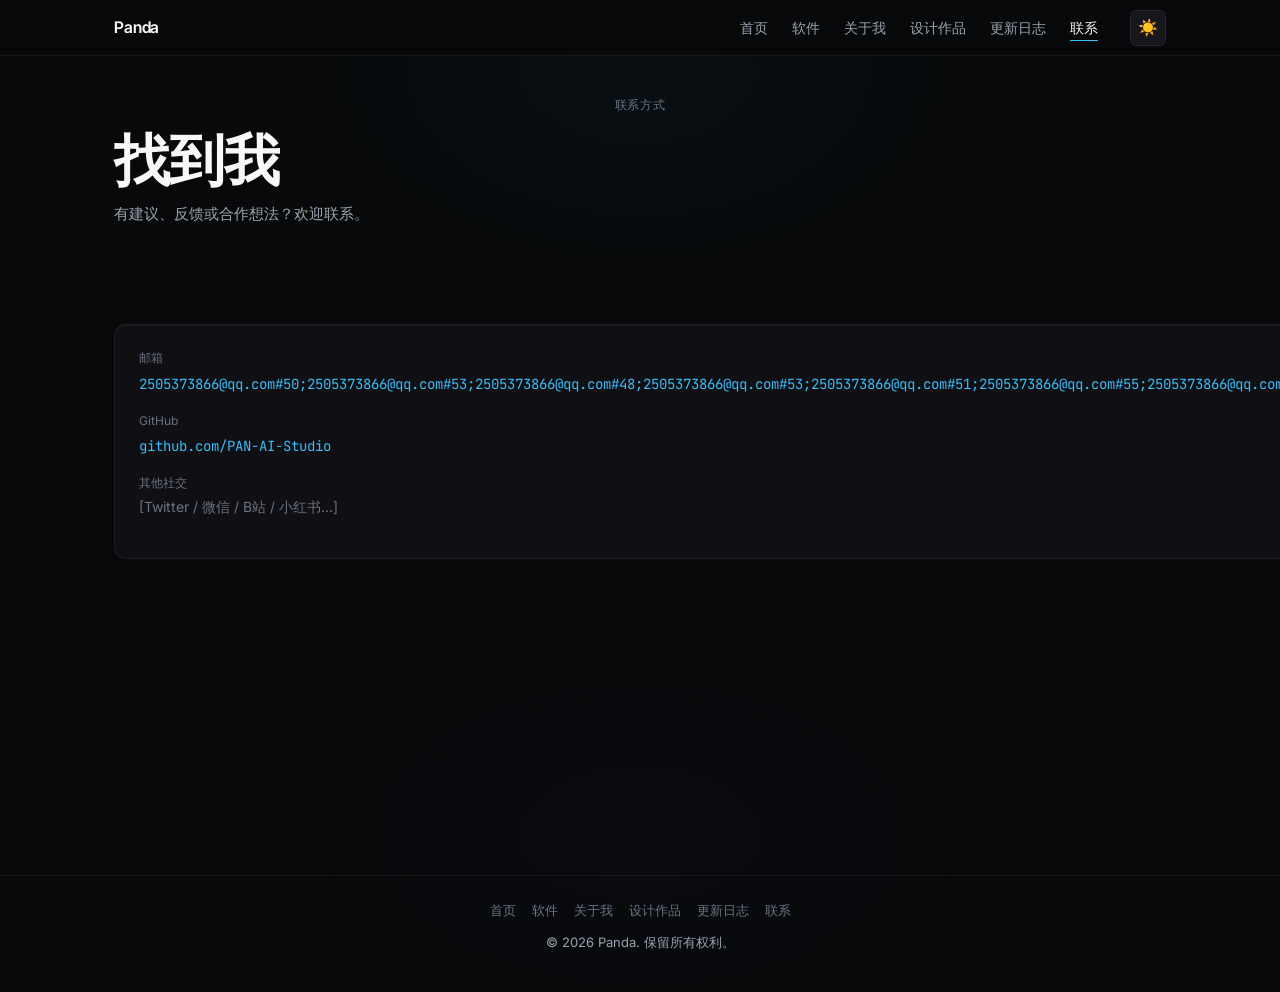
<file: contact.html>
<!DOCTYPE html>
<html lang="zh-CN" data-theme="dark">
<head>
  <meta charset="UTF-8">
  <meta name="viewport" content="width=device-width, initial-scale=1.0">
  <meta name="description" content="联系我">
  <title>联系 · 独立开发者</title>
  <link rel="preconnect" href="https://fonts.googleapis.com">
  <link rel="preconnect" href="https://fonts.gstatic.com" crossorigin>
  <link href="https://fonts.googleapis.com/css2?family=Inter+Tight:wght@600;700&family=Inter:wght@400;500&family=JetBrains+Mono:wght@400;500&display=swap" rel="stylesheet">
  <link rel="stylesheet" href="assets/css/style.css">
</head>
<body>

  <nav class="nav" role="navigation">
    <div class="nav-inner">
      <a href="index.html" class="nav-brand">Panda</a>
      <button class="nav-toggle" id="nav-toggle" aria-label="菜单">☰</button>
      <ul class="nav-links" id="nav-links">
        <li><a href="index.html">首页</a></li>
        <li><a href="software.html">软件</a></li>
        <li><a href="about.html">关于我</a></li>
        <li><a href="portfolio.html">设计作品</a></li>
        <li><a href="changelog.html">更新日志</a></li>
        <li><a href="contact.html">联系</a></li>
        <li><button class="theme-toggle" id="theme-toggle" aria-label="切换主题"><span id="theme-icon">☀️</span></button></li>
      </ul>
    </div>
  </nav>

  <main class="page">
    <div class="container">

      <p class="section-label">联系方式</p>
      <h1 style="margin-bottom: var(--space-2);">找到我</h1>
      <p style="margin-bottom: var(--space-6);">有建议、反馈或合作想法？欢迎联系。</p>

      <div class="contact-columns" style="display: grid; grid-template-columns: 1fr 1fr; gap: var(--space-6); align-items: start;">

        <!-- 左侧：联系信息 -->
        <div>
          <section class="section">
            <h2 style="margin-bottom: var(--space-4);">直接联系</h2>
            <div class="card-glass" style="display: flex; flex-direction: column; gap: var(--space-4);">
              <div>
                <p style="font-size: 12px; color: var(--text-muted); margin-bottom: var(--space-1);">邮箱</p>
                <a href="mailto:2505373866@qq.com#50;2505373866@qq.com#53;2505373866@qq.com#48;2505373866@qq.com#53;2505373866@qq.com#51;2505373866@qq.com#55;2505373866@qq.com#51;2505373866@qq.com#56;2505373866@qq.com#54;2505373866@qq.com#54;2505373866@qq.com#64;2505373866@qq.com#113;2505373866@qq.com#113;2505373866@qq.com#46;2505373866@qq.com#99;2505373866@qq.com#111;2505373866@qq.com#109;" style="font-family: var(--font-mono); font-size: 14px;">2505373866@qq.com#50;2505373866@qq.com#53;2505373866@qq.com#48;2505373866@qq.com#53;2505373866@qq.com#51;2505373866@qq.com#55;2505373866@qq.com#51;2505373866@qq.com#56;2505373866@qq.com#54;2505373866@qq.com#54;2505373866@qq.com#64;2505373866@qq.com#113;2505373866@qq.com#113;2505373866@qq.com#46;2505373866@qq.com#99;2505373866@qq.com#111;2505373866@qq.com#109;</a>
              </div>
              <div>
                <p style="font-size: 12px; color: var(--text-muted); margin-bottom: var(--space-1);">GitHub</p>
                <a href="https://github.com/PAN-AI-Studio" target="_blank" rel="noopener" style="font-family: var(--font-mono); font-size: 14px;">github.com/PAN-AI-Studio</a>
              </div>
              <div>
                <p style="font-size: 12px; color: var(--text-muted); margin-bottom: var(--space-1);">其他社交</p>
                <p style="font-size: 14px; color: var(--text-muted);">[Twitter / 微信 / B站 / 小红书...]</p>
              </div>
            </div>
          </section>
        </div>

        <!-- 右侧：留言表单 -->
        <div>
          <section class="section">
            <h2 style="margin-bottom: var(--space-4);">给我留言</h2>
            <div class="card-glass">
              <form class="contact-form" action="https://formsubmit.co/2505373866@qq.com#50;2505373866@qq.com#53;2505373866@qq.com#48;2505373866@qq.com#53;2505373866@qq.com#51;2505373866@qq.com#55;2505373866@qq.com#51;2505373866@qq.com#56;2505373866@qq.com#54;2505373866@qq.com#54;2505373866@qq.com#64;2505373866@qq.com#113;2505373866@qq.com#113;2505373866@qq.com#46;2505373866@qq.com#99;2505373866@qq.com#111;2505373866@qq.com#109;" method="POST">
                <!-- 防垃圾邮件 -->
                <input type="hidden" name="_captcha" value="false">
                <input type="hidden" name="_subject" value="来自个人网站的新消息">

                <div class="form-group">
                  <label for="name">你的名字</label>
                  <input type="text" id="name" name="name" placeholder="怎么称呼你？" required>
                </div>

                <div class="form-group">
                  <label for="email">你的邮箱</label>
                  <input type="email" id="email" name="email" placeholder="example@mail.com" required>
                </div>

                <div class="form-group">
                  <label for="message">消息内容</label>
                  <textarea id="message" name="message" placeholder="你想说什么？" required></textarea>
                </div>

                <button type="submit" class="btn btn-primary" style="align-self: flex-start;">发送消息</button>
              </form>
              <p style="font-size: 11px; color: var(--text-muted); margin-top: var(--space-3);">
                表单使用 <a href="https://formsubmit.co" target="_blank" rel="noopener">FormSubmit</a> 免费服务，
                提交后消息会发送到你的邮箱。记得把 action 里的邮箱换成你自己的。
              </p>
            </div>
          </section>
        </div>

      </div>

    </div>
  </main>

  <footer class="footer">
    <div class="container">
      <div class="footer-links">
        <a href="index.html">首页</a>
        <a href="software.html">软件</a>
        <a href="about.html">关于我</a>
        <a href="portfolio.html">设计作品</a>
        <a href="changelog.html">更新日志</a>
        <a href="contact.html">联系</a>
      </div>
      <p>&copy; 2026 Panda. 保留所有权利。</p>
    </div>
  </footer>

  <script src="assets/js/main.js"></script>
</body>
</html>
</file>
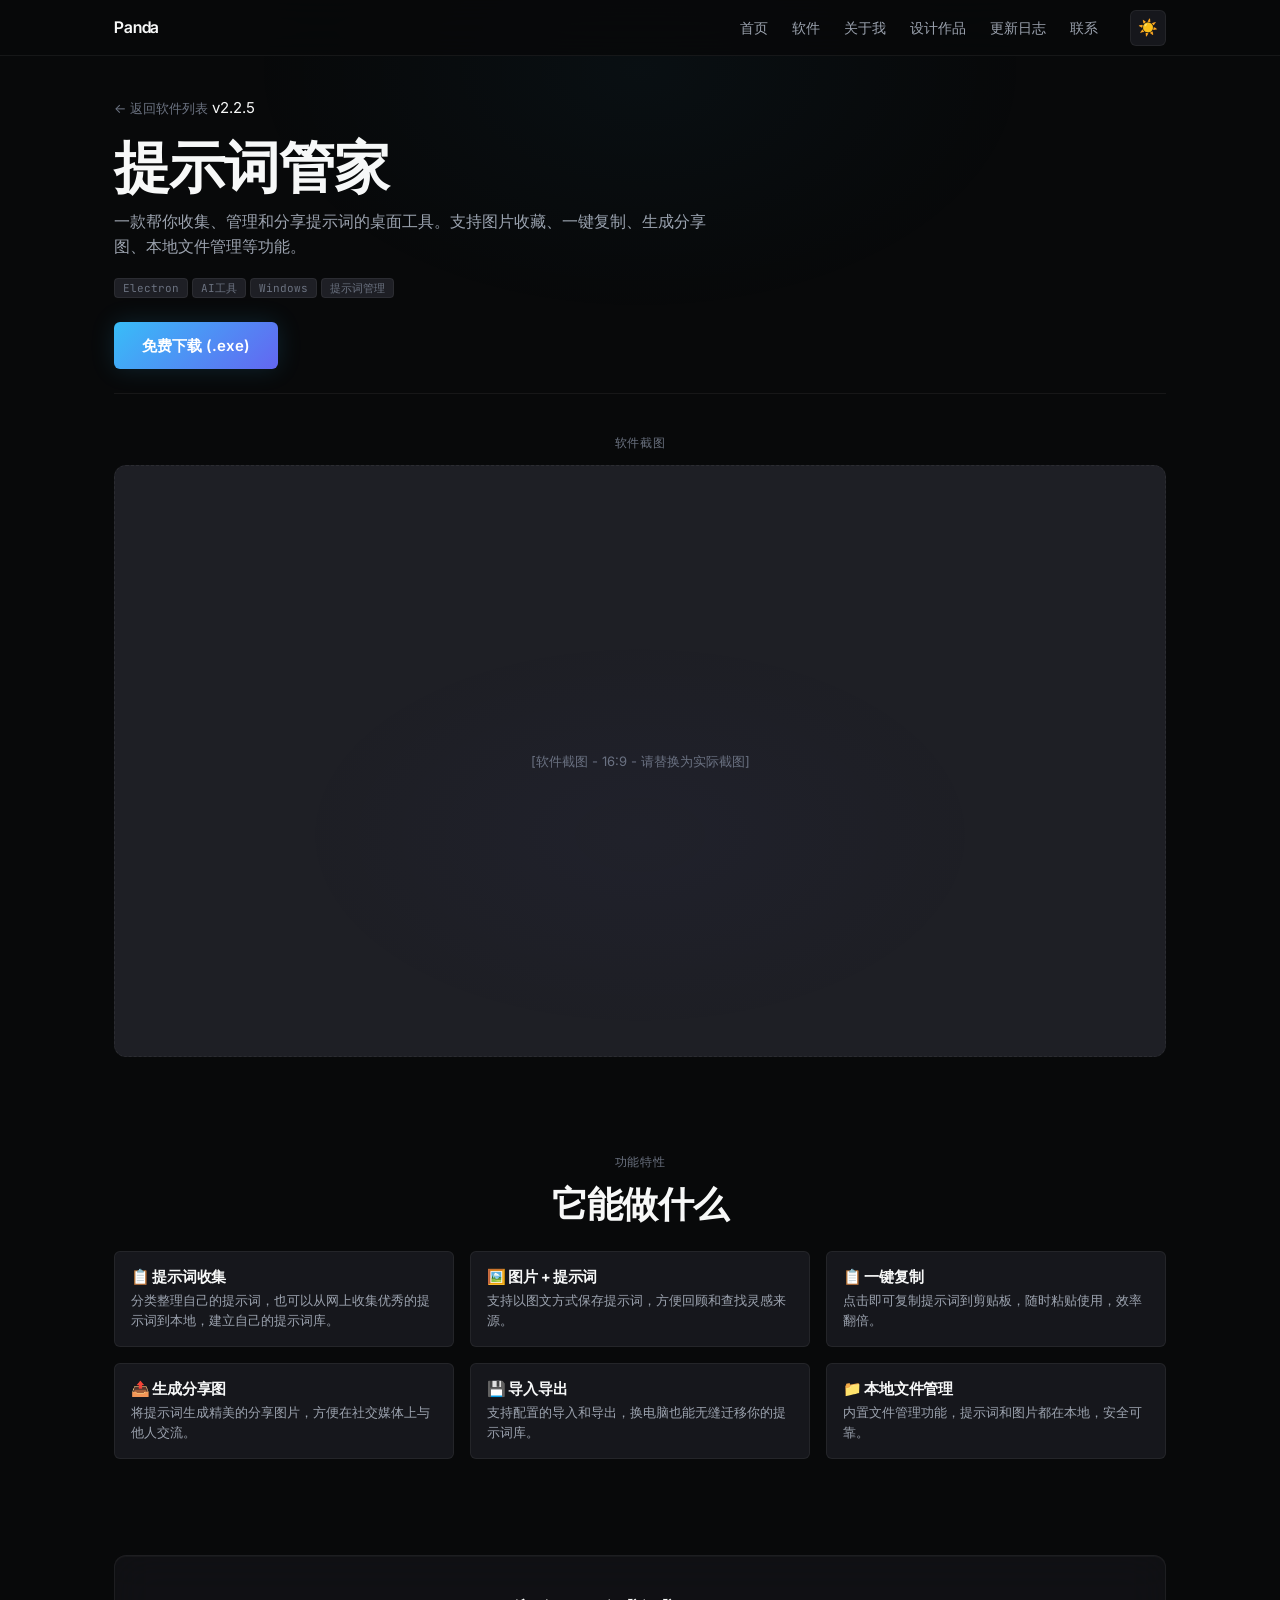
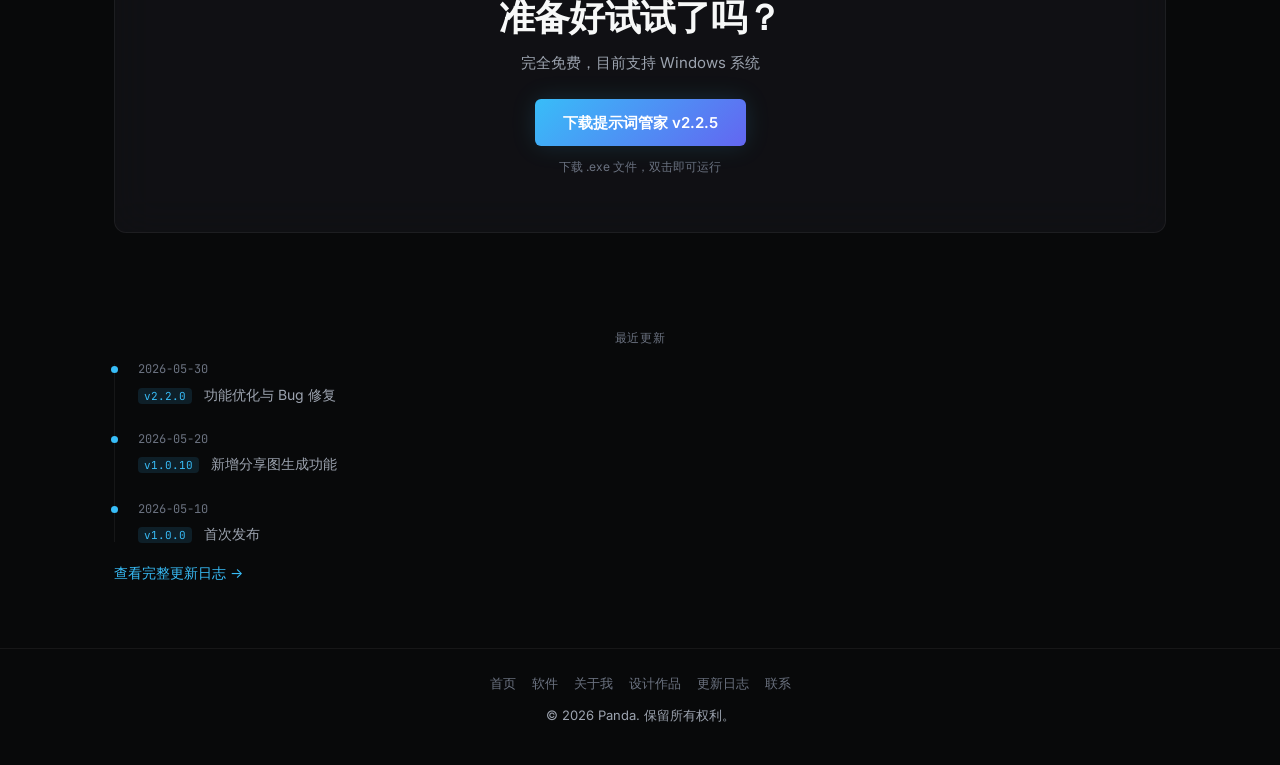
<file: software-detail.html>
<!DOCTYPE html>
<html lang="zh-CN" data-theme="dark">
<head>
  <meta charset="UTF-8">
  <meta name="viewport" content="width=device-width, initial-scale=1.0">
  <meta name="description" content="提示词管家 - 收集、管理、分享你的提示词">
  <title>提示词管家 · 独立开发者</title>
  <link rel="preconnect" href="https://fonts.googleapis.com">
  <link rel="preconnect" href="https://fonts.gstatic.com" crossorigin>
  <link href="https://fonts.googleapis.com/css2?family=Inter+Tight:wght@600;700&family=Inter:wght@400;500&family=JetBrains+Mono:wght@400;500&display=swap" rel="stylesheet">
  <link rel="stylesheet" href="assets/css/style.css">
</head>
<body>

  <nav class="nav" role="navigation">
    <div class="nav-inner">
      <a href="index.html" class="nav-brand">Panda</a>
      <button class="nav-toggle" id="nav-toggle" aria-label="菜单">☰</button>
      <ul class="nav-links" id="nav-links">
        <li><a href="index.html">首页</a></li>
        <li><a href="software.html">软件</a></li>
        <li><a href="about.html">关于我</a></li>
        <li><a href="portfolio.html">设计作品</a></li>
        <li><a href="changelog.html">更新日志</a></li>
        <li><a href="contact.html">联系</a></li>
        <li><button class="theme-toggle" id="theme-toggle" aria-label="切换主题"><span id="theme-icon">☀️</span></button></li>
      </ul>
    </div>
  </nav>

  <main class="page">
    <div class="container">

      <!-- 返回 + 标题 -->
      <div class="detail-header">
        <a href="software.html" class="back-link">← 返回软件列表</a>
        <span class="version" style="margin-bottom: var(--space-3); display: inline-block;">v2.2.5</span>
        <h1 style="margin-bottom: var(--space-2);">提示词管家</h1>
        <p style="font-size: 16px; max-width: 600px;">一款帮你收集、管理和分享提示词的桌面工具。支持图片收藏、一键复制、生成分享图、本地文件管理等功能。</p>
        <div class="tags" style="margin-top: var(--space-3);">
          <span class="tag">Electron</span>
          <span class="tag">AI工具</span>
          <span class="tag">Windows</span>
          <span class="tag">提示词管理</span>
        </div>
        <div style="margin-top: var(--space-5);">
          <a href="https://1814117839.share.123865.com/123pan/Eqt7Vv-sxJZd" class="btn btn-download" target="_blank" rel="noopener">免费下载 (.exe)</a>
        </div>
      </div>

      <!-- 截图展示 -->
      <section class="section">
        <p class="section-label">软件截图</p>
        <div class="screenshot-placeholder">
          [软件截图 - 16:9 - 请替换为实际截图]
        </div>
      </section>

      <!-- 功能介绍 -->
      <section class="section">
        <p class="section-label">功能特性</p>
        <h2 style="margin-bottom: var(--space-5);">它能做什么</h2>
        <ul class="feature-list">
          <li class="feature-item">
            <h4>📋 提示词收集</h4>
            <p>分类整理自己的提示词，也可以从网上收集优秀的提示词到本地，建立自己的提示词库。</p>
          </li>
          <li class="feature-item">
            <h4>🖼️ 图片 + 提示词</h4>
            <p>支持以图文方式保存提示词，方便回顾和查找灵感来源。</p>
          </li>
          <li class="feature-item">
            <h4>📋 一键复制</h4>
            <p>点击即可复制提示词到剪贴板，随时粘贴使用，效率翻倍。</p>
          </li>
          <li class="feature-item">
            <h4>📤 生成分享图</h4>
            <p>将提示词生成精美的分享图片，方便在社交媒体上与他人交流。</p>
          </li>
          <li class="feature-item">
            <h4>💾 导入导出</h4>
            <p>支持配置的导入和导出，换电脑也能无缝迁移你的提示词库。</p>
          </li>
          <li class="feature-item">
            <h4>📁 本地文件管理</h4>
            <p>内置文件管理功能，提示词和图片都在本地，安全可靠。</p>
          </li>
        </ul>
      </section>

      <!-- 下载区域 -->
      <section class="section">
        <div class="card-glass" style="text-align: center; padding: var(--space-6);">
          <h2 style="margin-bottom: var(--space-3);">准备好试试了吗？</h2>
          <p style="margin-bottom: var(--space-5);">完全免费，目前支持 Windows 系统</p>
          <a href="https://1814117839.share.123865.com/123pan/Eqt7Vv-sxJZd" class="btn btn-download" target="_blank" rel="noopener">下载提示词管家 v2.2.5</a>
          <p style="margin-top: var(--space-3); font-size: 12px; color: var(--text-muted);">下载 .exe 文件，双击即可运行</p>
        </div>
      </section>

      <!-- 更新日志摘要 -->
      <section class="section">
        <p class="section-label">最近更新</p>
        <div class="timeline">
          <div class="timeline-item">
            <span class="date">2026-05-30</span>
            <span class="version-tag">v2.2.0</span>
            <span style="color: var(--text-secondary); font-size: 14px;">功能优化与 Bug 修复</span>
          </div>
          <div class="timeline-item">
            <span class="date">2026-05-20</span>
            <span class="version-tag">v1.0.10</span>
            <span style="color: var(--text-secondary); font-size: 14px;">新增分享图生成功能</span>
          </div>
          <div class="timeline-item">
            <span class="date">2026-05-10</span>
            <span class="version-tag">v1.0.0</span>
            <span style="color: var(--text-secondary); font-size: 14px;">首次发布</span>
          </div>
        </div>
        <a href="changelog.html" style="display: inline-block; margin-top: var(--space-4); font-size: 14px;">查看完整更新日志 →</a>
      </section>

    </div>
  </main>

  <footer class="footer">
    <div class="container">
      <div class="footer-links">
        <a href="index.html">首页</a>
        <a href="software.html">软件</a>
        <a href="about.html">关于我</a>
        <a href="portfolio.html">设计作品</a>
        <a href="changelog.html">更新日志</a>
        <a href="contact.html">联系</a>
      </div>
      <p>&copy; 2026 Panda. 保留所有权利。</p>
    </div>
  </footer>

  <script src="assets/js/main.js"></script>
</body>
</html>
</file>
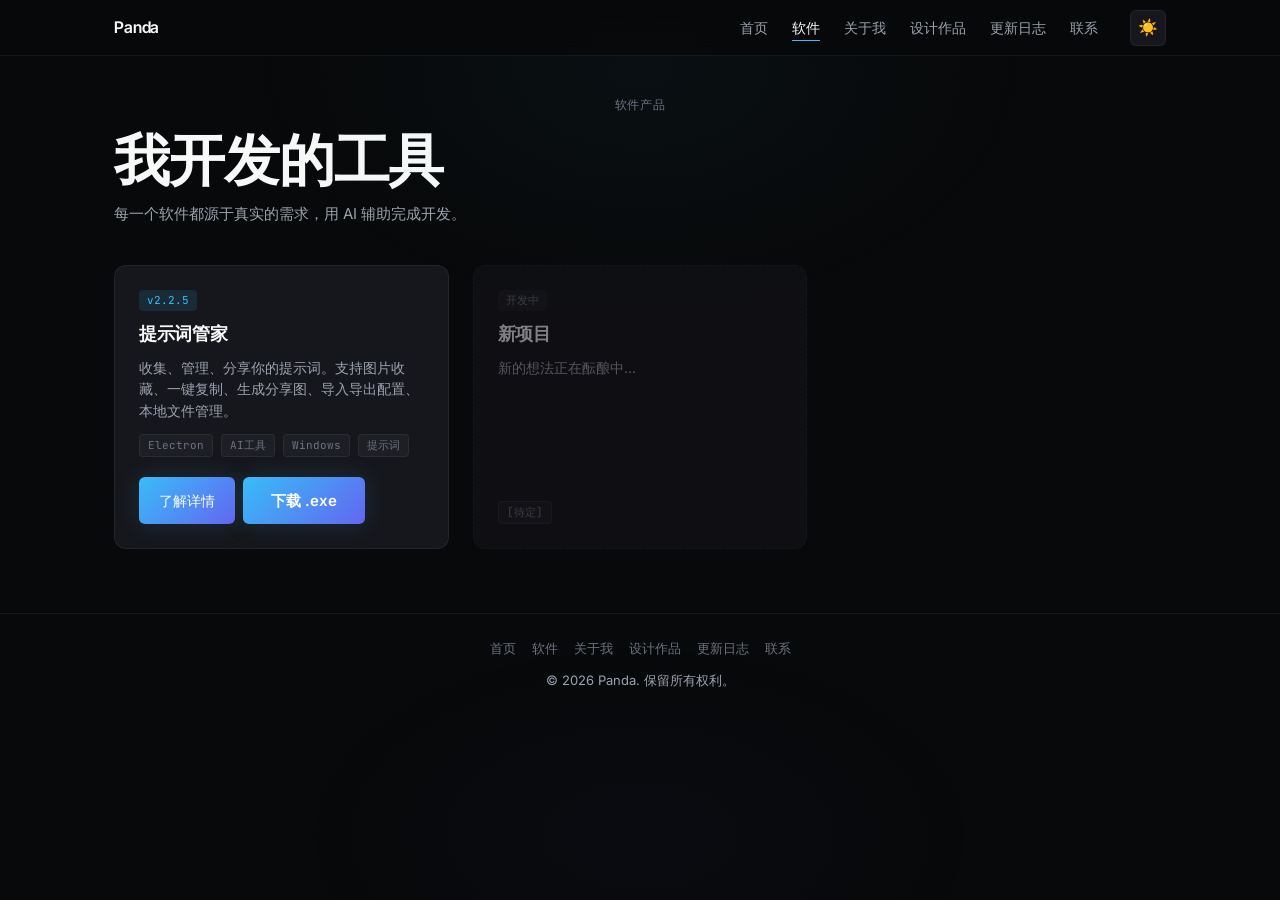
<file: software.html>
<!DOCTYPE html>
<html lang="zh-CN" data-theme="dark">
<head>
  <meta charset="UTF-8">
  <meta name="viewport" content="width=device-width, initial-scale=1.0">
  <meta name="description" content="我的软件产品">
  <title>软件 · 独立开发者</title>
  <link rel="preconnect" href="https://fonts.googleapis.com">
  <link rel="preconnect" href="https://fonts.gstatic.com" crossorigin>
  <link href="https://fonts.googleapis.com/css2?family=Inter+Tight:wght@600;700&family=Inter:wght@400;500&family=JetBrains+Mono:wght@400;500&display=swap" rel="stylesheet">
  <link rel="stylesheet" href="assets/css/style.css">
</head>
<body>

  <nav class="nav" role="navigation">
    <div class="nav-inner">
      <a href="index.html" class="nav-brand">Panda</a>
      <button class="nav-toggle" id="nav-toggle" aria-label="菜单">☰</button>
      <ul class="nav-links" id="nav-links">
        <li><a href="index.html">首页</a></li>
        <li><a href="software.html">软件</a></li>
        <li><a href="about.html">关于我</a></li>
        <li><a href="portfolio.html">设计作品</a></li>
        <li><a href="changelog.html">更新日志</a></li>
        <li><a href="contact.html">联系</a></li>
        <li><button class="theme-toggle" id="theme-toggle" aria-label="切换主题"><span id="theme-icon">☀️</span></button></li>
      </ul>
    </div>
  </nav>

  <main class="page">
    <div class="container">
      <p class="section-label">软件产品</p>
      <h1 style="margin-bottom: var(--space-2);">我开发的工具</h1>
      <p style="margin-bottom: var(--space-6);">每一个软件都源于真实的需求，用 AI 辅助完成开发。</p>

      <div class="software-grid">

        <!-- 提示词管家 -->
        <article class="software-card">
          <span class="version">v2.2.5</span>
          <h3>提示词管家</h3>
          <p>收集、管理、分享你的提示词。支持图片收藏、一键复制、生成分享图、导入导出配置、本地文件管理。</p>
          <div class="tags">
            <span class="tag">Electron</span>
            <span class="tag">AI工具</span>
            <span class="tag">Windows</span>
            <span class="tag">提示词</span>
          </div>
          <div style="display: flex; gap: var(--space-2); margin-top: var(--space-2);">
            <a href="software-detail.html" class="btn btn-primary">了解详情</a>
            <a href="https://1814117839.share.123865.com/123pan/Eqt7Vv-sxJZd" class="btn btn-download" target="_blank" rel="noopener">下载 .exe</a>
          </div>
        </article>

        <!-- 未来占位 -->
        <article class="software-card" style="opacity: 0.5; border-style: dashed;">
          <span class="version" style="background: var(--bg-surface-2); color: var(--text-muted);">开发中</span>
          <h3>新项目</h3>
          <p>新的想法正在酝酿中...</p>
          <div class="tags">
            <span class="tag">[待定]</span>
          </div>
        </article>

      </div>
    </div>
  </main>

  <footer class="footer">
    <div class="container">
      <div class="footer-links">
        <a href="index.html">首页</a>
        <a href="software.html">软件</a>
        <a href="about.html">关于我</a>
        <a href="portfolio.html">设计作品</a>
        <a href="changelog.html">更新日志</a>
        <a href="contact.html">联系</a>
      </div>
      <p>&copy; 2026 Panda. 保留所有权利。</p>
    </div>
  </footer>

  <script src="assets/js/main.js"></script>
</body>
</html>
</file>
<file: assets/css/style.css>
/* ============================================
   个人开发者网站 - 全局样式
   设计系统：Linear 结构 + 电子玻璃视觉
   ============================================ */

/* --- CSS 变量：深色模式（默认） --- */
:root {
  /* 背景层级 */
  --bg-root: #08090A;
  --bg-surface-1: #16171C;
  --bg-surface-2: #1E1F25;
  --bg-surface-3: #26272E;

  /* 文字 */
  --text-primary: #F7F8F8;
  --text-secondary: #9CA3AF;
  --text-muted: #6B7280;

  /* 强调色（蓝色，用于 <5% 像素） */
  --accent: #38bdf8;
  --accent-soft: rgba(56, 189, 248, 0.12);
  --accent-glow: rgba(56, 189, 248, 0.25);

  /* 渐变（按钮等） */
  --gradient: linear-gradient(135deg, #38bdf8, #6366f1);

  /* 边框 */
  --border: rgba(255, 255, 255, 0.06);
  --border-hover: rgba(255, 255, 255, 0.10);

  /* 阴影 */
  --shadow-sm: 0 1px 2px rgba(0, 0, 0, 0.3);
  --shadow-md: 0 4px 16px rgba(0, 0, 0, 0.4);
  --shadow-glow: 0 0 24px rgba(56, 189, 248, 0.15);

  /* 圆角 */
  --radius-sm: 6px;
  --radius-md: 12px;
  --radius-lg: 16px;

  /* 间距 */
  --space-1: 4px;
  --space-2: 8px;
  --space-3: 12px;
  --space-4: 16px;
  --space-5: 24px;
  --space-6: 40px;
  --space-7: 64px;
  --space-8: 96px;

  /* 字体 */
  --font-display: 'Inter Tight', 'Geist Sans', -apple-system, sans-serif;
  --font-body: 'Inter', -apple-system, sans-serif;
  --font-mono: 'JetBrains Mono', 'Cascadia Code', 'Fira Code', monospace;

  /* 动效 */
  --ease-out: cubic-bezier(0, 0, 0.2, 1);
  --ease-quint: cubic-bezier(0.22, 1, 0.36, 1);

  /* 导航高度 */
  --nav-height: 56px;
}

/* --- CSS 变量：浅色模式 --- */
[data-theme="light"] {
  --bg-root: #F8FAFC;
  --bg-surface-1: #FFFFFF;
  --bg-surface-2: #F1F5F9;
  --bg-surface-3: #E2E8F0;

  --text-primary: #0F172A;
  --text-secondary: #475569;
  --text-muted: #94A3B8;

  --accent: #2563EB;
  --accent-soft: rgba(37, 99, 235, 0.08);
  --accent-glow: rgba(37, 99, 235, 0.12);

  --gradient: linear-gradient(135deg, #2563EB, #4F46E5);

  --border: rgba(0, 0, 0, 0.06);
  --border-hover: rgba(0, 0, 0, 0.10);

  --shadow-sm: 0 1px 3px rgba(0, 0, 0, 0.06);
  --shadow-md: 0 4px 16px rgba(0, 0, 0, 0.08);
  --shadow-glow: 0 0 24px rgba(37, 99, 235, 0.08);
}

/* ============================================
   基础重置
   ============================================ */
*,
*::before,
*::after {
  margin: 0;
  padding: 0;
  box-sizing: border-box;
}

html {
  scroll-behavior: smooth;
  -webkit-font-smoothing: antialiased;
  -moz-osx-font-smoothing: grayscale;
}

body {
  font-family: var(--font-body);
  font-size: 15px;
  line-height: 1.55;
  color: var(--text-primary);
  background: var(--bg-root);
  min-height: 100vh;
  transition: background-color 0.3s var(--ease-out),
              color 0.3s var(--ease-out);
}

/* 背景光晕 - 对称居中 */
body::before {
  content: '';
  position: fixed;
  top: -20%;
  left: 50%;
  transform: translateX(-50%);
  width: 800px;
  height: 500px;
  background: radial-gradient(ellipse, rgba(56, 189, 248, 0.04) 0%, transparent 70%);
  pointer-events: none;
  z-index: 0;
}

body::after {
  content: '';
  position: fixed;
  bottom: -15%;
  left: 50%;
  transform: translateX(-50%);
  width: 700px;
  height: 400px;
  background: radial-gradient(ellipse, rgba(99, 102, 241, 0.03) 0%, transparent 70%);
  pointer-events: none;
  z-index: 0;
}

/* 浅色模式光晕调整 */
[data-theme="light"] body::before {
  background: radial-gradient(ellipse, rgba(37, 99, 235, 0.03) 0%, transparent 70%);
}
[data-theme="light"] body::after {
  background: radial-gradient(ellipse, rgba(79, 70, 229, 0.02) 0%, transparent 70%);
}

a {
  color: var(--accent);
  text-decoration: none;
  transition: color 0.15s var(--ease-out);
}

a:hover {
  color: var(--text-primary);
}

img {
  max-width: 100%;
  display: block;
}

/* ============================================
   排版
   ============================================ */
h1, h2, h3, h4 {
  font-family: var(--font-display);
  font-weight: 600;
  letter-spacing: -0.02em;
  line-height: 1.2;
}

h1 { font-size: clamp(2rem, 5vw, 3.5rem); }
h2 { font-size: clamp(1.5rem, 3.5vw, 2.25rem); }
h3 { font-size: clamp(1.1rem, 2.5vw, 1.5rem); }

p {
  color: var(--text-secondary);
  margin-bottom: var(--space-4);
}

/* ============================================
   导航栏
   ============================================ */
.nav {
  position: fixed;
  top: 0;
  left: 0;
  right: 0;
  height: var(--nav-height);
  background: rgba(8, 9, 10, 0.85);
  backdrop-filter: blur(16px);
  -webkit-backdrop-filter: blur(16px);
  border-bottom: 1px solid var(--border);
  z-index: 100;
  transition: background 0.3s var(--ease-out),
              border-color 0.3s var(--ease-out);
}

[data-theme="light"] .nav {
  background: rgba(248, 250, 252, 0.85);
}

.nav-inner {
  max-width: 1100px;
  margin: 0 auto;
  padding: 0 var(--space-5);
  height: 100%;
  display: flex;
  align-items: center;
  justify-content: space-between;
}

.nav-brand {
  font-family: var(--font-display);
  font-weight: 600;
  font-size: 16px;
  color: var(--text-primary);
  letter-spacing: -0.01em;
}

.nav-links {
  display: flex;
  align-items: center;
  gap: var(--space-5);
  list-style: none;
}

.nav-links a {
  font-size: 14px;
  color: var(--text-secondary);
  padding: var(--space-1) 0;
  border-bottom: 1px solid transparent;
  transition: color 0.15s var(--ease-out),
              border-color 0.15s var(--ease-out);
}

.nav-links a:hover,
.nav-links a.active {
  color: var(--text-primary);
}

.nav-links a.active {
  border-bottom-color: var(--accent);
}

/* 主题切换按钮 */
.theme-toggle {
  background: var(--bg-surface-1);
  border: 1px solid var(--border);
  color: var(--text-secondary);
  width: 36px;
  height: 36px;
  border-radius: var(--radius-sm);
  cursor: pointer;
  font-size: 16px;
  display: flex;
  align-items: center;
  justify-content: center;
  transition: all 0.15s var(--ease-out);
  margin-left: var(--space-2);
}

.theme-toggle:hover {
  border-color: var(--border-hover);
  color: var(--text-primary);
  background: var(--bg-surface-2);
}

/* 移动端汉堡菜单 */
.nav-toggle {
  display: none;
  background: none;
  border: none;
  color: var(--text-primary);
  font-size: 24px;
  cursor: pointer;
  padding: var(--space-1);
}

/* ============================================
   全屏滚动（JS 驱动，不用 CSS scroll-snap）
   ============================================ */

/* ============================================
   布局容器
   ============================================ */
.container {
  max-width: 1100px;
  margin: 0 auto;
  padding: 0 var(--space-5);
}

.page {
  padding-top: calc(var(--nav-height) + var(--space-6));
  padding-bottom: var(--space-7);
}

/* 首页全屏板块 */
.screen {
  min-height: 100vh;
  display: flex;
  align-items: center;
  justify-content: center;
  padding: calc(var(--nav-height) + var(--space-5)) 0 var(--space-5);
  position: relative;
  overflow: hidden;
}

.screen .container {
  position: relative;
  z-index: 1;
}

.screen .container {
  width: 100%;
}

.section {
  margin-bottom: var(--space-8);
}

.section:last-child {
  margin-bottom: 0;
}

.section-label {
  font-family: var(--font-mono);
  font-size: 12px;
  color: var(--text-muted);
  text-transform: uppercase;
  letter-spacing: 0.05em;
  margin-bottom: var(--space-3);
  text-align: center;
}

/* 章节标题居中 */
.section h2,
.section h1 {
  text-align: center;
}

/* 章节内段落居中 */
.section > p {
  text-align: center;
}

/* 卡片自动居中 */
.card[style*="max-width"],
.card-glass[style*="max-width"] {
  margin-left: auto;
  margin-right: auto;
}

/* 但软件网格和功能列表内部保持左对齐 */
.software-grid,
.feature-list,
.timeline,
.contact-form,
.form-group {
  text-align: left;
}

.software-card,
.feature-item {
  text-align: left;
}

/* 居中卡片工具类 */
.card-center {
  margin-left: auto;
  margin-right: auto;
}

/* ============================================
   Hero 区域
   ============================================ */
.hero {
  min-height: calc(100vh - var(--nav-height));
  position: relative;
  display: flex;
  align-items: center;
  justify-content: center;
  text-align: center;
  overflow: hidden;
  padding: var(--space-5) 0;
}

/* ============================================
   板块背景纹理
   所有伪元素不得阻挡内容：pointer-events:none + z-index:0
   内容通过 .screen .container { z-index:1 } 始终在上层
   ============================================ */

/* --- Hero：增强点阵 + 光晕 + 对角光束 --- */
.hero::before {
  content: '';
  position: absolute;
  inset: 0;
  z-index: 0;
  pointer-events: none;
  background-image: radial-gradient(circle, rgba(56,189,248,0.22) 1.5px, transparent 1.5px);
  background-size: 22px 22px;
  mask-image: linear-gradient(to bottom, black 50%, transparent 90%);
  -webkit-mask-image: linear-gradient(to bottom, black 50%, transparent 90%);
}

.hero::after {
  content: '';
  position: absolute;
  top: -200px;
  right: -100px;
  width: 700px;
  height: 700px;
  background: radial-gradient(circle, rgba(56,189,248,0.13) 0%, transparent 60%);
  border-radius: 50%;
  z-index: 0;
  pointer-events: none;
}

/* --- 软件板块：蓝图网格 + 扫描线 + 角落光 --- */
.section-dark::before {
  content: '';
  position: absolute;
  inset: 0;
  z-index: 0;
  pointer-events: none;
  background:
    linear-gradient(rgba(56,189,248,0.10) 1px, transparent 1px),
    linear-gradient(90deg, rgba(56,189,248,0.10) 1px, transparent 1px),
    linear-gradient(45deg, rgba(56,189,248,0.06) 1px, transparent 1px),
    linear-gradient(-45deg, rgba(56,189,248,0.06) 1px, transparent 1px);
  background-size: 36px 36px, 36px 36px, 72px 72px, 72px 72px;
  mask-image: radial-gradient(ellipse at 35% 40%, black 40%, transparent 70%);
  -webkit-mask-image: radial-gradient(ellipse at 35% 40%, black 40%, transparent 70%);
}

.section-dark::after {
  content: '';
  position: absolute;
  top: 0;
  left: -100%;
  width: 200%;
  height: 1px;
  background: linear-gradient(90deg, transparent, rgba(56,189,248,0.20), transparent);
  z-index: 0;
  pointer-events: none;
  animation: scanLine 5s ease-in-out infinite;
}

@keyframes scanLine {
  0%   { top: 0%;   opacity: 0; }
  15%  { opacity: 1; }
  45%  { top: 100%; opacity: 0.5; }
  60%  { opacity: 0; }
  100% { top: 100%; opacity: 0; }
}

/* --- 关于板块：强放射光 + 双环 + 网格 --- */
#section-about::before {
  content: '';
  position: absolute;
  inset: 0;
  z-index: 0;
  pointer-events: none;
  background:
    radial-gradient(circle at 40% 35%, rgba(56,189,248,0.12) 0%, transparent 50%),
    radial-gradient(circle at 60% 55%, rgba(99,102,241,0.06) 0%, transparent 45%),
    radial-gradient(circle, rgba(56,189,248,0.10) 1px, transparent 1px);
  background-size: 100% 100%, 100% 100%, 28px 28px;
  mask-image: radial-gradient(ellipse at 50% 40%, black 30%, transparent 70%);
  -webkit-mask-image: radial-gradient(ellipse at 50% 40%, black 30%, transparent 70%);
}

#section-about::after {
  content: '';
  position: absolute;
  top: 50%;
  left: 50%;
  transform: translate(-50%, -50%);
  width: 550px;
  height: 550px;
  border: 1px solid rgba(56,189,248,0.08);
  border-radius: 50%;
  box-shadow: 0 0 120px rgba(56,189,248,0.05),
              inset 0 0 120px rgba(56,189,248,0.03);
  pointer-events: none;
  z-index: 0;
}

/* --- 联系板块：多层光环 + 粒子网格 + 脉冲 --- */
#section-contact {
  background:
    radial-gradient(circle at 70% 20%, rgba(56,189,248,0.06) 0%, transparent 50%),
    radial-gradient(circle at 30% 80%, rgba(99,102,241,0.04) 0%, transparent 50%);
}

#section-contact::before {
  content: '';
  position: absolute;
  top: -20%;
  right: -20%;
  width: 650px;
  height: 650px;
  border: 1px solid rgba(56,189,248,0.15);
  border-radius: 50%;
  box-shadow:
    0 0 60px rgba(56,189,248,0.10),
    0 0 120px rgba(56,189,248,0.05),
    0 0 200px rgba(56,189,248,0.03);
  pointer-events: none;
  z-index: 0;
  animation: ringPulse 4s ease-in-out infinite;
}

#section-contact::after {
  content: '';
  position: absolute;
  bottom: -25%;
  left: -15%;
  width: 480px;
  height: 480px;
  border: 1px solid rgba(99,102,241,0.12);
  border-radius: 50%;
  box-shadow:
    0 0 50px rgba(99,102,241,0.10),
    0 0 100px rgba(99,102,241,0.05),
    0 0 180px rgba(99,102,241,0.03);
  pointer-events: none;
  z-index: 0;
  animation: ringPulse 4s ease-in-out 1.5s infinite;
}

@keyframes ringPulse {
  0%, 100% { transform: scale(1);   opacity: 0.7; }
  50%      { transform: scale(1.05); opacity: 1; }
}

/* 联系板块：点阵粒子 */
#section-contact .contact-cta::before {
  content: '';
  position: absolute;
  top: 50%;
  left: 50%;
  transform: translate(-50%, -50%);
  width: 300px;
  height: 300px;
  background-image: radial-gradient(circle, rgba(56,189,248,0.25) 1px, transparent 1px);
  background-size: 20px 20px;
  border-radius: 50%;
  mask-image: radial-gradient(circle, black 20%, transparent 70%);
  -webkit-mask-image: radial-gradient(circle, black 20%, transparent 70%);
  pointer-events: none;
  z-index: 0;
  animation: particleDrift 8s linear infinite;
}

@keyframes particleDrift {
  0%   { transform: translate(-50%, -50%) rotate(0deg); }
  100% { transform: translate(-50%, -50%) rotate(360deg); }
}

#section-contact .container {
  position: relative;
  z-index: 2;
}

/* 第二层环 */
#section-about .about-preview-visual .about-accent-dot {
  /* 保持原有装饰点 */
}

/* --- 联系板块：大几何弧 --- */
#section-contact::before {
  content: '';
  position: absolute;
  top: -30%;
  right: -15%;
  width: 500px;
  height: 500px;
  border: 1px solid rgba(56,189,248,0.05);
  border-radius: 50%;
  pointer-events: none;
  z-index: 0;
}

#section-contact::after {
  content: '';
  position: absolute;
  bottom: -20%;
  left: -10%;
  width: 350px;
  height: 350px;
  border: 1px solid rgba(56,189,248,0.03);
  border-radius: 50%;
  pointer-events: none;
  z-index: 0;
}

.hero .container {
  position: relative;
  z-index: 1;
}

.hero-deco {
  position: absolute;
  border: 1px solid rgba(56,189,248,0.10);
  border-radius: 50%;
  pointer-events: none;
  z-index: 0;
}

.hero-deco-1 {
  bottom: -100px;
  left: -120px;
  width: 400px;
  height: 400px;
}

.hero-deco-2 {
  top: 20%;
  right: -50px;
  width: 200px;
  height: 200px;
  border-style: dashed;
  border-color: rgba(56,189,248,0.08);
}

.hero h1 {
  margin: 0 auto var(--space-3);
  max-width: 700px;
}

.hero h1 .accent {
  color: var(--accent);
}

.hero .subtitle {
  font-size: 18px;
  color: var(--text-muted);
  margin: 0 auto var(--space-6);
  max-width: 500px;
}

.hero .section-label {
  text-align: center;
}

.hero-actions {
  display: flex;
  gap: var(--space-3);
  flex-wrap: wrap;
  justify-content: center;
}

/* ============================================
   按钮
   ============================================ */
.btn {
  display: inline-flex;
  align-items: center;
  gap: var(--space-2);
  padding: 10px 20px;
  font-family: var(--font-body);
  font-size: 14px;
  font-weight: 500;
  border-radius: var(--radius-sm);
  cursor: pointer;
  text-decoration: none;
  transition: all 0.15s var(--ease-out);
  border: none;
}

.btn-primary {
  background: var(--gradient);
  color: #fff;
  box-shadow: var(--shadow-glow);
}

.btn-primary:hover {
  transform: translateY(-1px);
  box-shadow: 0 0 32px rgba(56, 189, 248, 0.25);
  color: #fff;
}

.btn-secondary {
  background: transparent;
  color: var(--text-secondary);
  border: 1px solid var(--border);
}

.btn-secondary:hover {
  border-color: var(--border-hover);
  color: var(--text-primary);
  background: var(--bg-surface-1);
}

.btn-download {
  background: var(--gradient);
  color: #fff;
  box-shadow: var(--shadow-glow);
  padding: 12px 28px;
  font-size: 15px;
  font-weight: 600;
}

.btn-download:hover {
  transform: translateY(-1px);
  box-shadow: 0 0 36px rgba(56, 189, 248, 0.3);
  color: #fff;
}

/* ============================================
   卡片
   ============================================ */
.card {
  background: var(--bg-surface-1);
  border: 1px solid var(--border);
  border-radius: var(--radius-md);
  padding: var(--space-5);
  transition: all 0.3s var(--ease-quint);
  position: relative;
}

.card:hover {
  border-color: var(--border-hover);
  background: var(--bg-surface-2);
  transform: translateY(-2px);
  box-shadow: var(--shadow-md);
}

.card-glass {
  background: rgba(22, 23, 28, 0.6);
  backdrop-filter: blur(20px);
  -webkit-backdrop-filter: blur(20px);
  border: 1px solid var(--border);
  border-radius: var(--radius-md);
  padding: var(--space-5);
  box-shadow: inset 0 1px 0 rgba(255, 255, 255, 0.03);
}

[data-theme="light"] .card-glass {
  background: rgba(255, 255, 255, 0.7);
}

/* ============================================
   软件卡片网格
   ============================================ */
.software-grid {
  display: grid;
  grid-template-columns: repeat(auto-fill, minmax(320px, 1fr));
  gap: var(--space-5);
}

.software-card {
  background: var(--bg-surface-1);
  border: 1px solid var(--border);
  border-radius: var(--radius-md);
  padding: var(--space-5);
  transition: all 0.3s var(--ease-quint);
  display: flex;
  flex-direction: column;
  gap: var(--space-3);
}

.software-card:hover {
  border-color: var(--accent);
  background: var(--bg-surface-2);
  transform: translateY(-2px);
  box-shadow: var(--shadow-md);
}

.software-card .version {
  font-family: var(--font-mono);
  font-size: 11px;
  color: var(--accent);
  background: var(--accent-soft);
  padding: 2px 8px;
  border-radius: 4px;
  display: inline-block;
  align-self: flex-start;
}

.software-card h3 {
  font-size: 18px;
}

.software-card p {
  font-size: 14px;
  margin: 0;
  flex: 1;
}

.software-card .tags {
  display: flex;
  gap: var(--space-2);
  flex-wrap: wrap;
}

.tag {
  font-family: var(--font-mono);
  font-size: 11px;
  color: var(--text-muted);
  background: var(--bg-surface-2);
  border: 1px solid var(--border);
  padding: 2px 8px;
  border-radius: 4px;
}

.tag-muted {
  color: var(--text-muted);
  background: transparent;
  border-style: dashed;
}

/* ============================================
   板块头部（编号 + 标题）
   ============================================ */
.section-head {
  display: flex;
  align-items: flex-start;
  gap: var(--space-4);
  margin-bottom: var(--space-6);
}

.section-num {
  font-family: var(--font-mono);
  font-size: 13px;
  color: var(--accent);
  opacity: 0.5;
  padding-top: 2px;
  flex-shrink: 0;
}

.section-head .section-label {
  text-align: left;
  margin-bottom: var(--space-1);
}

.section-head h2 {
  text-align: left;
}

/* ============================================
   板块背景带
   ============================================ */
.section-dark {
  background: var(--bg-surface-1);
  border-top: 1px solid var(--border);
  border-bottom: 1px solid var(--border);
}

/* 全屏暗带 — 覆盖全宽 */
.screen.section-dark {
  margin: 0 calc(-50vw + 50%);
  padding-left: calc(50vw - 50%);
  padding-right: calc(50vw - 50%);
}

.section-dark .container {
  max-width: 1100px;
}

/* ============================================
   滚动提示
   ============================================ */
.scroll-hint {
  margin-top: var(--space-5);
  display: flex;
  justify-content: center;
}

.scroll-hint span {
  display: block;
  width: 1px;
  height: 40px;
  background: var(--border);
  position: relative;
  overflow: hidden;
}

.scroll-hint span::after {
  content: '';
  position: absolute;
  top: 0;
  left: 0;
  width: 1px;
  height: 12px;
  background: var(--accent);
  opacity: 0.5;
  animation: scrollPulse 2s ease-in-out infinite;
}

@keyframes scrollPulse {
  0%, 100% { transform: translateY(0); opacity: 0; }
  50% { transform: translateY(10px); opacity: 0.8; }
}

/* ============================================
   幽灵卡片（占位用）
   ============================================ */
.software-card-ghost {
  border-style: dashed;
  opacity: 0.45;
}

.software-card-ghost:hover {
  border-color: var(--border);
  opacity: 0.65;
}

.version-muted {
  background: var(--bg-surface-2);
  color: var(--text-muted);
}

/* ============================================
   查看全部
   ============================================ */
.section-more {
  text-align: center;
  margin-top: var(--space-5);
}

.section-more a {
  font-size: 14px;
  color: var(--text-muted);
  transition: color 0.15s var(--ease-out);
}

.section-more a:hover {
  color: var(--accent);
}

/* ============================================
   关于我 预览（两列布局）
   ============================================ */
.about-preview {
  display: flex;
  gap: var(--space-7);
  align-items: center;
  max-width: 800px;
  margin: 0 auto;
}

.about-preview-visual {
  position: relative;
  flex-shrink: 0;
}

.avatar-placeholder {
  width: 120px;
  height: 120px;
  border-radius: 50%;
  background: #ffffff;
  border: 2px solid var(--border);
  display: flex;
  align-items: center;
  justify-content: center;
  color: var(--text-muted);
  font-size: 14px;
  position: relative;
  z-index: 1;
  overflow: hidden;
}

/* 像素熊猫 — 10×10 填满圆形头像 */
.pixel-panda {
  width: 100%;
  height: 100%;
  display: grid;
  grid-template-columns: repeat(10, 1fr);
  grid-template-rows: repeat(10, 1fr);
  gap: 0;
}

.pixel-panda span {
  display: block;
  width: 100%;
  height: 100%;
}

.pp-w { background: #ffffff; }
.pp-b { background: #1a1a1a; }
.pp-g { background: #e8e8e8; }
.pp-n { background: #333333; }

.about-accent-dot {
  position: absolute;
  top: -8px;
  right: -8px;
  width: 16px;
  height: 16px;
  border-radius: 50%;
  background: var(--accent);
  opacity: 0.6;
  z-index: 2;
}

.about-preview-text {
  flex: 1;
  min-width: 0;
}

.about-lead {
  font-size: 16px;
  color: var(--text-primary) !important;
  line-height: 1.6;
  margin-bottom: var(--space-3);
}

/* ============================================
   分隔线
   ============================================ */
.section-divider {
  border: none;
  border-top: 1px solid var(--border);
  margin: var(--space-8) auto;
  max-width: 1100px;
}

/* ============================================
   联系 CTA
   ============================================ */
.contact-cta {
  text-align: center;
  max-width: 460px;
  margin: 0 auto;
  position: relative;
}

.contact-cta p {
  font-size: 16px;
  margin-bottom: var(--space-5);
}

.contact-links {
  margin-top: var(--space-5);
  display: flex;
  justify-content: center;
  align-items: center;
  gap: var(--space-2);
  font-size: 13px;
}

.contact-links a {
  color: var(--text-muted);
  transition: color 0.15s var(--ease-out);
}

.contact-links a:hover {
  color: var(--text-primary);
}

.contact-sep {
  color: var(--border);
}

/* ============================================
   时间线（关于我 / 更新日志）
   ============================================ */
.timeline {
  position: relative;
  padding-left: var(--space-5);
}

.timeline::before {
  content: '';
  position: absolute;
  left: 0;
  top: 4px;
  bottom: 4px;
  width: 1px;
  background: var(--border);
}

.timeline-item {
  position: relative;
  padding-bottom: var(--space-5);
}

.timeline-item:last-child {
  padding-bottom: 0;
}

.timeline-item::before {
  content: '';
  position: absolute;
  left: calc(-1 * var(--space-5) - 3px);
  top: 6px;
  width: 7px;
  height: 7px;
  background: var(--accent);
  border-radius: 50%;
}

.timeline-item .date {
  font-family: var(--font-mono);
  font-size: 12px;
  color: var(--text-muted);
  display: block;
  margin-bottom: var(--space-1);
}

.timeline-item .version-tag {
  font-family: var(--font-mono);
  font-size: 11px;
  color: var(--accent);
  background: var(--accent-soft);
  padding: 1px 6px;
  border-radius: 4px;
  margin-right: var(--space-2);
}

/* ============================================
   联系表单
   ============================================ */
.contact-form {
  display: flex;
  flex-direction: column;
  gap: var(--space-4);
  max-width: 500px;
}

.form-group {
  display: flex;
  flex-direction: column;
  gap: var(--space-1);
}

.form-group label {
  font-size: 13px;
  font-weight: 500;
  color: var(--text-secondary);
  font-family: var(--font-body);
}

.form-group input,
.form-group textarea {
  background: var(--bg-surface-1);
  border: 1px solid var(--border);
  border-radius: var(--radius-sm);
  padding: 10px 14px;
  font-family: var(--font-body);
  font-size: 14px;
  color: var(--text-primary);
  transition: border-color 0.15s var(--ease-out);
  outline: none;
}

.form-group input:focus,
.form-group textarea:focus {
  border-color: var(--accent);
  box-shadow: 0 0 0 3px var(--accent-soft);
}

.form-group textarea {
  min-height: 120px;
  resize: vertical;
}

/* ============================================
   详情页
   ============================================ */
.detail-header {
  padding-bottom: var(--space-5);
  border-bottom: 1px solid var(--border);
  margin-bottom: var(--space-6);
}

.detail-header .back-link {
  display: inline-flex;
  align-items: center;
  gap: var(--space-2);
  font-size: 13px;
  color: var(--text-muted);
  margin-bottom: var(--space-4);
  transition: color 0.15s var(--ease-out);
}

.detail-header .back-link:hover {
  color: var(--text-primary);
}

.feature-list {
  display: grid;
  grid-template-columns: repeat(auto-fill, minmax(280px, 1fr));
  gap: var(--space-4);
  list-style: none;
}

.feature-item {
  background: var(--bg-surface-1);
  border: 1px solid var(--border);
  border-radius: var(--radius-sm);
  padding: var(--space-4);
  transition: all 0.2s var(--ease-out);
}

.feature-item:hover {
  border-color: var(--accent);
  background: var(--bg-surface-2);
}

.feature-item h4 {
  font-size: 15px;
  margin-bottom: var(--space-1);
  color: var(--text-primary);
}

.feature-item p {
  font-size: 13px;
  margin: 0;
}

/* ============================================
   截图占位
   ============================================ */
.screenshot-placeholder {
  aspect-ratio: 16/9;
  background: var(--bg-surface-2);
  border: 1px dashed var(--border);
  border-radius: var(--radius-md);
  display: flex;
  align-items: center;
  justify-content: center;
  color: var(--text-muted);
  font-size: 13px;
}

/* ============================================
   页脚
   ============================================ */
.footer {
  border-top: 1px solid var(--border);
  padding: var(--space-5) 0;
  text-align: center;
  font-size: 13px;
  color: var(--text-muted);
}

.footer-links {
  display: flex;
  justify-content: center;
  gap: var(--space-4);
  margin-bottom: var(--space-3);
}

.footer-links a {
  font-size: 13px;
  color: var(--text-muted);
  transition: color 0.15s var(--ease-out);
}

.footer-links a:hover {
  color: var(--text-primary);
}

/* ============================================
   动画
   ============================================ */

/* ---- 滚动显现 ---- */
.reveal {
  opacity: 0;
  transform: translateY(28px);
  transition: opacity 0.7s var(--ease-quint),
              transform 0.7s var(--ease-quint);
}

.reveal.visible {
  opacity: 1;
  transform: translateY(0);
}

.reveal-delay-1 { transition-delay: 0.08s; }
.reveal-delay-2 { transition-delay: 0.16s; }
.reveal-delay-3 { transition-delay: 0.24s; }
.reveal-delay-4 { transition-delay: 0.32s; }

/* ---- Hero 入场 ---- */
@keyframes heroFadeIn {
  from { opacity: 0; transform: translateY(20px); filter: blur(4px); }
  to   { opacity: 1; transform: translateY(0);    filter: blur(0); }
}

.hero-anim {
  animation: heroFadeIn 0.8s var(--ease-quint) both;
}
.hero-anim-delay-1 { animation-delay: 0.1s; }
.hero-anim-delay-2 { animation-delay: 0.25s; }
.hero-anim-delay-3 { animation-delay: 0.40s; }

/* ---- 强调文字发光脉冲 ---- */
@keyframes accentPulse {
  0%, 100% { text-shadow: 0 0 0 rgba(56,189,248,0); }
  50%      { text-shadow: 0 0 20px rgba(56,189,248,0.3); }
}

.hero h1 .accent {
  animation: accentPulse 3s ease-in-out infinite;
}

/* ---- 鼠标粒子跟随 ---- */
.cursor-particle {
  position: fixed;
  pointer-events: none;
  z-index: 60;
  border-radius: 50%;
  background: var(--accent);
  box-shadow: 0 0 6px var(--accent-glow);
  animation: particleFade 0.8s ease-out forwards;
}

@keyframes particleFade {
  0%   { transform: translate(0, 0) scale(1);   opacity: 0.9; }
  100% { transform: translate(var(--dx), var(--dy)) scale(0); opacity: 0; }
}

/* ---- 漂浮粒子（各板块通用） ---- */
.floating-particles {
  position: absolute;
  inset: 0;
  pointer-events: none;
  z-index: 0;
  overflow: hidden;
}

.floating-particles span {
  position: absolute;
  display: block;
  width: 3px;
  height: 3px;
  background: var(--accent);
  border-radius: 50%;
  box-shadow: 0 0 4px var(--accent-glow);
  animation: floatUp 7s linear infinite;
  opacity: 0;
}

@keyframes floatUp {
  0%   { transform: translateY(110%) scale(0); opacity: 0; }
  15%  { opacity: 0.7; }
  50%  { opacity: 0.3; }
  85%  { opacity: 0.05; }
  100% { transform: translateY(-10%) scale(1.8); opacity: 0; }
}

/* ---- 软件板块：数据流光 ---- */
@keyframes dataDrop {
  0%   { transform: translateY(-5%); opacity: 0; }
  15%  { opacity: 0.7; }
  60%  { opacity: 0.2; }
  100% { transform: translateY(105%); opacity: 0; }
}

.data-stream {
  position: absolute;
  top: 0;
  width: 2px;
  background: linear-gradient(to bottom, transparent, rgba(56,189,248,0.35), rgba(56,189,248,0.10), transparent);
  pointer-events: none;
  z-index: 0;
  animation: dataDrop 3.5s linear infinite;
  border-radius: 1px;
}

/* ---- 关于板块：变形球体 ---- */
@keyframes morphBlob {
  0%   { border-radius: 60% 40% 30% 70% / 60% 30% 70% 40%; }
  25%  { border-radius: 30% 60% 70% 40% / 50% 60% 30% 60%; }
  50%  { border-radius: 40% 30% 60% 50% / 30% 70% 40% 60%; }
  75%  { border-radius: 70% 30% 40% 60% / 40% 50% 60% 30%; }
  100% { border-radius: 60% 40% 30% 70% / 60% 30% 70% 40%; }
}

.morph-blob {
  position: absolute;
  pointer-events: none;
  z-index: 0;
  background: rgba(56,189,248,0.06);
  filter: blur(50px);
  animation: morphBlob 12s ease-in-out infinite;
}

/* ---- 联系板块：涟漪环 ---- */
@keyframes rippleExpand {
  0%   { transform: translate(-50%, -50%) scale(0.3); opacity: 0.7; }
  100% { transform: translate(-50%, -50%) scale(2); opacity: 0; }
}

.ripple-ring {
  position: absolute;
  top: 50%;
  left: 50%;
  width: 200px;
  height: 200px;
  border: 1px solid rgba(56,189,248,0.25);
  border-radius: 50%;
  pointer-events: none;
  z-index: 0;
  animation: rippleExpand 4s ease-out infinite;
  box-shadow: 0 0 10px rgba(56,189,248,0.08);
}

/* ---- 导航栏 ---- */
@keyframes navSlideDown {
  from { transform: translateY(-100%); }
  to   { transform: translateY(0); }
}

.nav {
  animation: navSlideDown 0.5s var(--ease-quint) both;
}

/* ---- 卡片 3D 倾斜 ---- */
.software-card {
  transition: transform 0.15s ease-out,
              border-color 0.35s var(--ease-quint),
              box-shadow 0.35s var(--ease-quint),
              background 0.35s var(--ease-quint);
  transform-style: preserve-3d;
  perspective: 800px;
}

/* ---- 卡片光泽扫过 ---- */
.software-card {
  position: relative;
  overflow: hidden;
}

.software-card::after {
  content: '';
  position: absolute;
  top: 0;
  left: -100%;
  width: 60%;
  height: 100%;
  background: linear-gradient(90deg,
    transparent 0%,
    rgba(255,255,255,0.02) 40%,
    rgba(255,255,255,0.04) 50%,
    rgba(255,255,255,0.02) 60%,
    transparent 100%);
  transform: skewX(-15deg);
  transition: left 0.6s ease;
  pointer-events: none;
}

.software-card:hover::after {
  left: 120%;
}

/* ---- 按钮增强 ---- */
.btn {
  position: relative;
  overflow: hidden;
  transition: transform 0.2s var(--ease-quint),
              box-shadow 0.2s var(--ease-quint),
              background 0.2s var(--ease-quint);
}

/* 点击波纹 */
.btn-ripple {
  position: absolute;
  border-radius: 50%;
  background: rgba(255,255,255,0.3);
  transform: scale(0);
  animation: rippleOut 0.6s ease-out forwards;
  pointer-events: none;
}

@keyframes rippleOut {
  to { transform: scale(4); opacity: 0; }
}

.btn:active {
  transform: scale(0.96);
}

/* ---- 侧边导航点 点击弹跳 ---- */
.side-toc-dot {
  transition: transform 0.25s var(--ease-quint),
              background 0.35s var(--ease-quint),
              box-shadow 0.35s var(--ease-quint);
}

.side-toc-dot:active {
  transform: scale(2.5);
}

/* ---- 装饰圆环视差漂移 ---- */
.hero-deco {
  transition: transform 0.8s ease-out;
}

/* ---- 版本号闪烁 ---- */
@keyframes versionShimmer {
  0%, 100% { background: var(--accent-soft); }
  50%      { background: rgba(56,189,248,0.22); }
}

.version {
  animation: versionShimmer 4s ease-in-out infinite;
}

/* ---- 下载按钮脉冲 ---- */
@keyframes downloadPulse {
  0%, 100% { box-shadow: 0 0 24px rgba(56,189,248,0.15); }
  50%      { box-shadow: 0 0 40px rgba(56,189,248,0.35); }
}

.btn-download {
  animation: downloadPulse 2.5s ease-in-out infinite;
}

/* ---- 页脚链接下划线滑入 ---- */
.footer-links a {
  position: relative;
}

.footer-links a::after {
  content: '';
  position: absolute;
  bottom: -2px;
  left: 0;
  width: 0;
  height: 1px;
  background: var(--accent);
  transition: width 0.3s var(--ease-quint);
}

.footer-links a:hover::after {
  width: 100%;
}

/* ============================================
   侧边目录导航
   ============================================ */
.side-toc {
  position: fixed;
  right: 20px;
  top: 0;
  bottom: 0;
  z-index: 90;
  display: flex;
  flex-direction: column;
  align-items: center;
  justify-content: center;
  gap: 32px;
}

/* 贯穿竖线 — 从导航栏下方到页面底部 */
.side-toc::before {
  content: '';
  position: absolute;
  top: calc(var(--nav-height) + 40px);
  bottom: 40px;
  left: 50%;
  transform: translateX(-50%);
  width: 1px;
  background: var(--border);
  z-index: -1;
}

.side-toc-dot {
  width: 6px;
  height: 6px;
  border-radius: 50%;
  background: rgba(255,255,255,0.10);
  cursor: pointer;
  transition: all 0.35s var(--ease-quint);
  position: relative;
  flex-shrink: 0;
}

.side-toc-dot:hover {
  background: var(--text-muted);
}

.side-toc-dot.active {
  background: var(--accent);
  box-shadow: 0 0 8px var(--accent-glow);
}

/* 标签 — 只在悬浮时出现 */
.side-toc-dot::after {
  content: attr(data-label);
  position: absolute;
  right: 16px;
  top: 50%;
  transform: translateY(-50%);
  font-family: var(--font-mono);
  font-size: 10px;
  color: var(--text-muted);
  white-space: nowrap;
  opacity: 0;
  transition: opacity 0.2s var(--ease-out);
  pointer-events: none;
}

.side-toc-dot:hover::after {
  opacity: 1;
}

/* ============================================
   响应式
   ============================================ */
@media (max-width: 768px) {
  .side-toc { display: none; }

  /* 全屏板块：用 dvh 适配手机浏览器地址栏 */
  .screen {
    min-height: 100vh;
    min-height: 100dvh;
    padding: calc(var(--nav-height) + var(--space-3)) var(--space-4) var(--space-3);
  }

  /* 导航 */
  .nav-links {
    position: fixed;
    top: var(--nav-height);
    left: 0;
    right: 0;
    background: rgba(8, 9, 10, 0.95);
    backdrop-filter: blur(20px);
    -webkit-backdrop-filter: blur(20px);
    flex-direction: column;
    padding: var(--space-4);
    gap: 0;
    border-bottom: 1px solid var(--border);
    display: none;
  }

  .nav-links.open { display: flex; }

  [data-theme="light"] .nav-links {
    background: rgba(248, 250, 252, 0.95);
  }

  .nav-links a {
    padding: var(--space-3) 0;
    border-bottom: 1px solid var(--border);
    width: 100%;
  }

  .nav-links a:last-child { border-bottom: none; }

  .nav-toggle { display: block; }

  /* Hero 保持全屏 */
  .hero {
    min-height: 100vh;
    min-height: 100dvh;
    padding: calc(var(--nav-height) + var(--space-3)) var(--space-4) var(--space-3);
  }

  /* 字体缩小 */
  h1 { font-size: 1.8rem; }
  h2 { font-size: 1.3rem; }
  .hero .subtitle { font-size: 15px; }

  /* 软件网格单列 */
  .software-grid { grid-template-columns: 1fr; }
  .feature-list { grid-template-columns: 1fr; }

  /* Hero 按钮 */
  .hero-actions {
    flex-direction: column;
    align-items: center;
  }
  .hero-actions .btn {
    width: 100%;
    justify-content: center;
  }

  /* 关于我 — 竖排 */
  .about-preview {
    flex-direction: column;
    text-align: center;
    gap: var(--space-5);
  }

  .about-preview-visual {
    margin: 0 auto;
  }

  /* 板块头部 */
  .section-head {
    flex-direction: column;
    align-items: center;
    text-align: center;
    gap: var(--space-2);
  }

  .section-head h2,
  .section-head .section-label {
    text-align: center !important;
  }

  .section-num { padding-top: 0; }

  /* 联系页两列变单列 */
  .contact-columns {
    grid-template-columns: 1fr !important;
  }

  /* 卡片内容居中 */
  .card-glass, .card {
    text-align: center;
  }

  /* 暗带全宽 */
  .screen.section-dark {
    padding-left: var(--space-4);
    padding-right: var(--space-4);
  }
}

@media (max-width: 480px) {
  .container { padding: 0 var(--space-3); }
  h1 { font-size: 1.5rem; }
  h2 { font-size: 1.15rem; }
  .page { padding-top: calc(var(--nav-height) + var(--space-4)); }
  .hero h1 { font-size: 1.6rem; }
  .hero .subtitle { font-size: 14px; }
  .section-num { display: none; }
}
</file>
